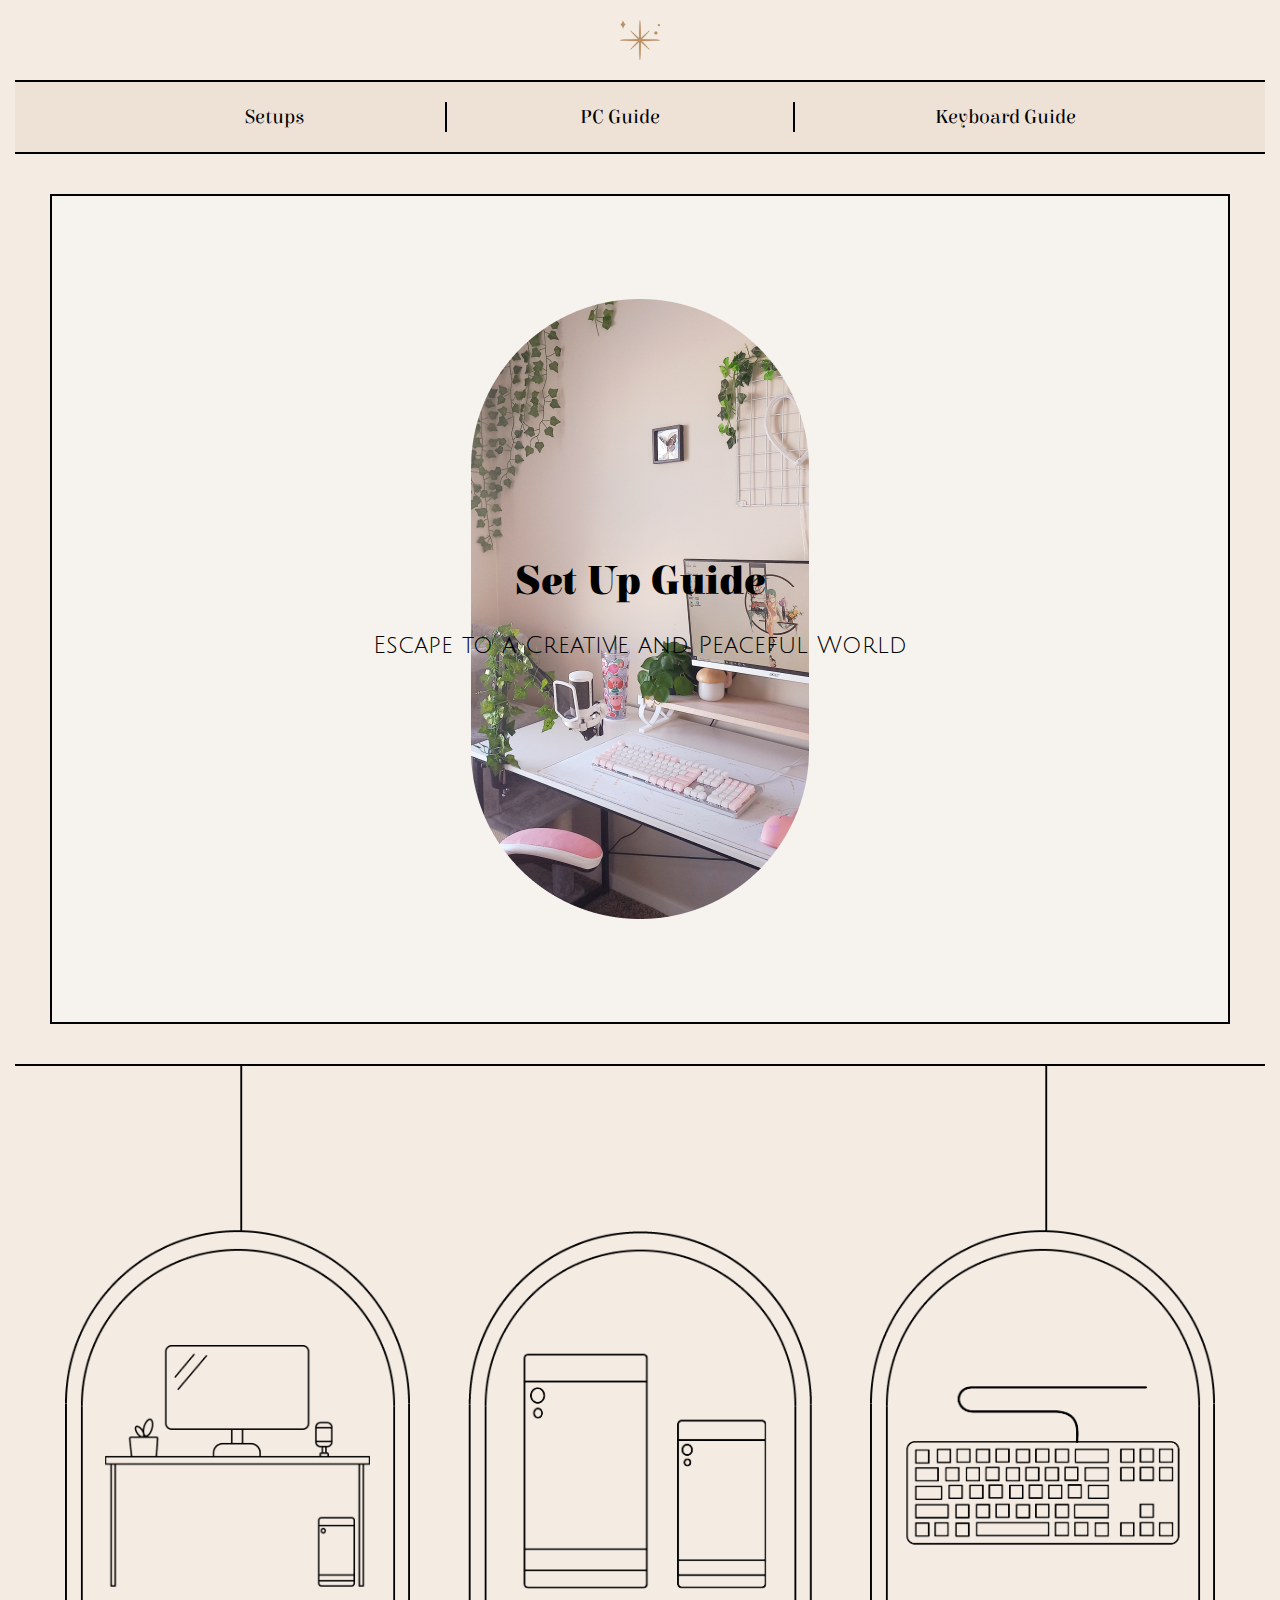
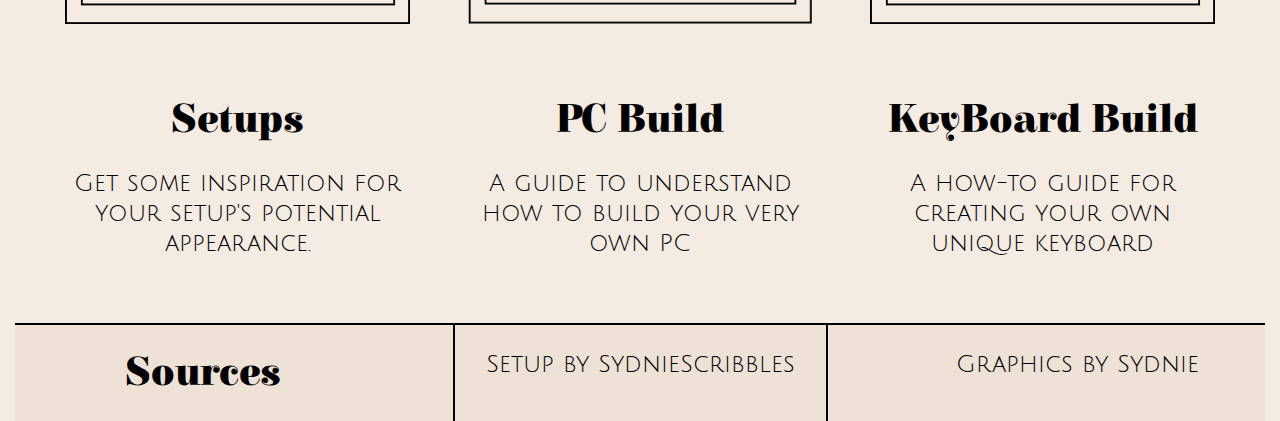
<file: index.html>
<!DOCTYPE html>
<html>

<head>
    <meta charset="utf-8">
    <title>Build a PC</title>
    <link rel="stylesheet" href="css/style.css">
    <link rel="preconnect" href="https://fonts.googleapis.com">
    <link rel="preconnect" href="https://fonts.gstatic.com" crossorigin>
    <link href="https://fonts.googleapis.com/css2?family=Elsie&family=Julius+Sans+One&display=swap" rel="stylesheet">
    <link rel="icon" href="imgs/Sparkle1.png">
    <meta name="viewport" content="width=device-width, initial-scale=1.0, user-scalable=no">
</head>

<body>
    <header>

        <div>
        <div class="figure">
          <!-- <a href="index.html"> -->
          <img class="Sirv image-main" src="imgs/Sparkle2.png">
          <img class="Sirv image-hover" src="imgs/Sparkle1.png">
          </a>
        </div>

        <div class="container wrapper">
            <nav class="primary-nav">
                <ul>
                  <li class="end-nav"><a href="PCSetups.html">Setups</a></li>
                  <li class="middle-nav"><a href="PCGuide.html">PC Guide</a></li>
                  <li class="end-nav"></liclass><a href="KeybaordGuide.html">Keyboard Guide</a></li>
              </ul>
            </nav>
        </div>
    </header>
    <section class="feature">
        <div class="feature-grid container wrapper">
                <div>
                    <h2>Set Up Guide</h2>
                    <p>Escape to a Creative and Peaceful World</p>
                </div>
            </div>
        <div>
            
        </div>
    </section>
    <section class="guides">
        <div class="guides-grid container wrapper">
            <div>
                <img src="imgs/Setup-Vector.png" alt="">
            </div>
            <div>
                <img src="imgs/Pc-Vector.png" alt="">
            </div>
            <div>
                <img src="imgs/Keybaord-Vector.png" alt="">
            </div>
                <div>
                    <a href="PCSetups.html">
                    <h2>Setups</h2>
                </a>
                    <p>Get some inspiration for your setup's potential appearance.</p>
                </div>
                <div>  
                    <a href="PCGuide.html">    
                    <h2>PC Build</h2>
                </a> 
                    <p>
                        A guide to understand how to build your very own PC
                    </p>
                </div> 
                <div>
                    <a href="KeybaordGuide.html">
                    <h2>KeyBoard Build</h2>
                </a>
                    <p>A how-to guide for creating your own unique keyboard</p> 
                </div>
            
        </div>
    </section>
    <footer>
        <div class="footer-grid container">
            <div>
                <h2>Sources</h2>
            </div>
            <div>
                <p><a href="https://www.instagram.com/p/Ck3g3ZCJR-q/?next=%2F">Setup by SydnieScribbles</a>
            </p>
        </div>
            <div>
                <p>Graphics by Sydnie</p>
            </div>
        </div>
    </footer>

</body>

</html>
</file>
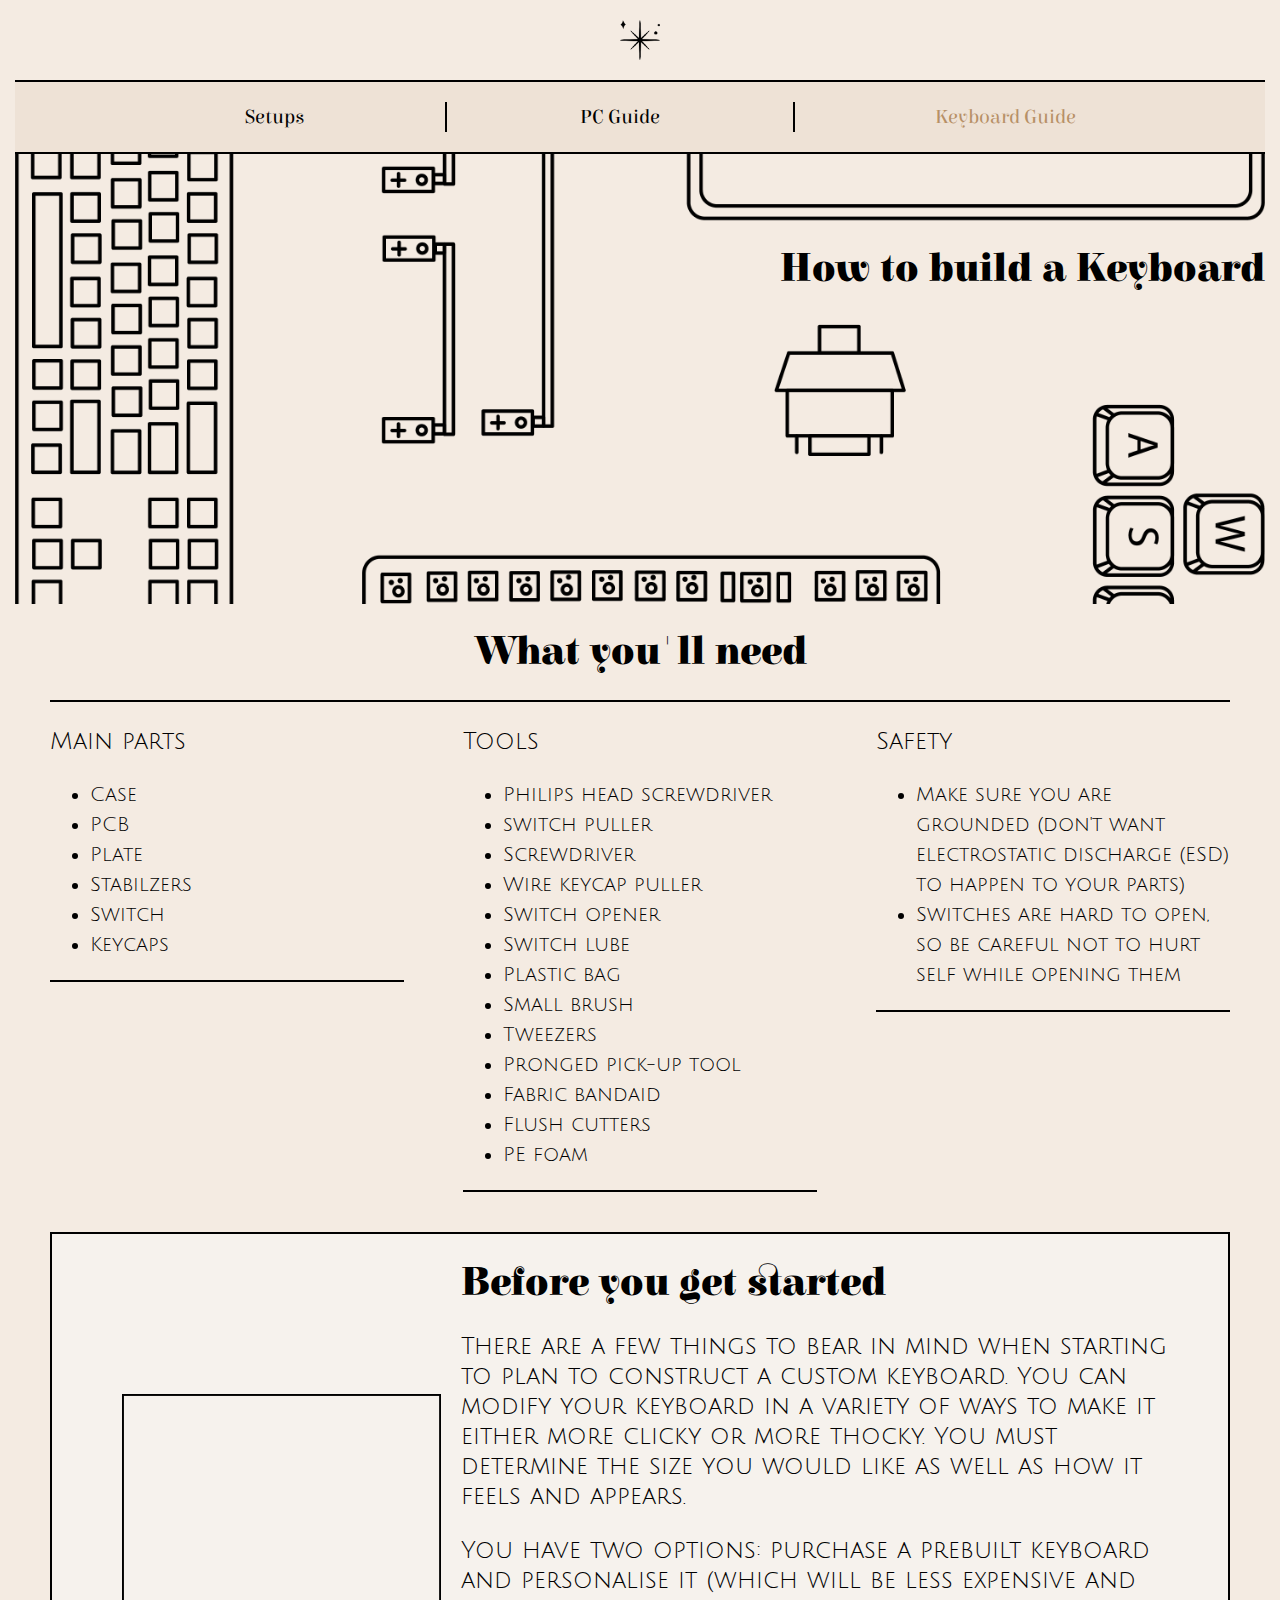
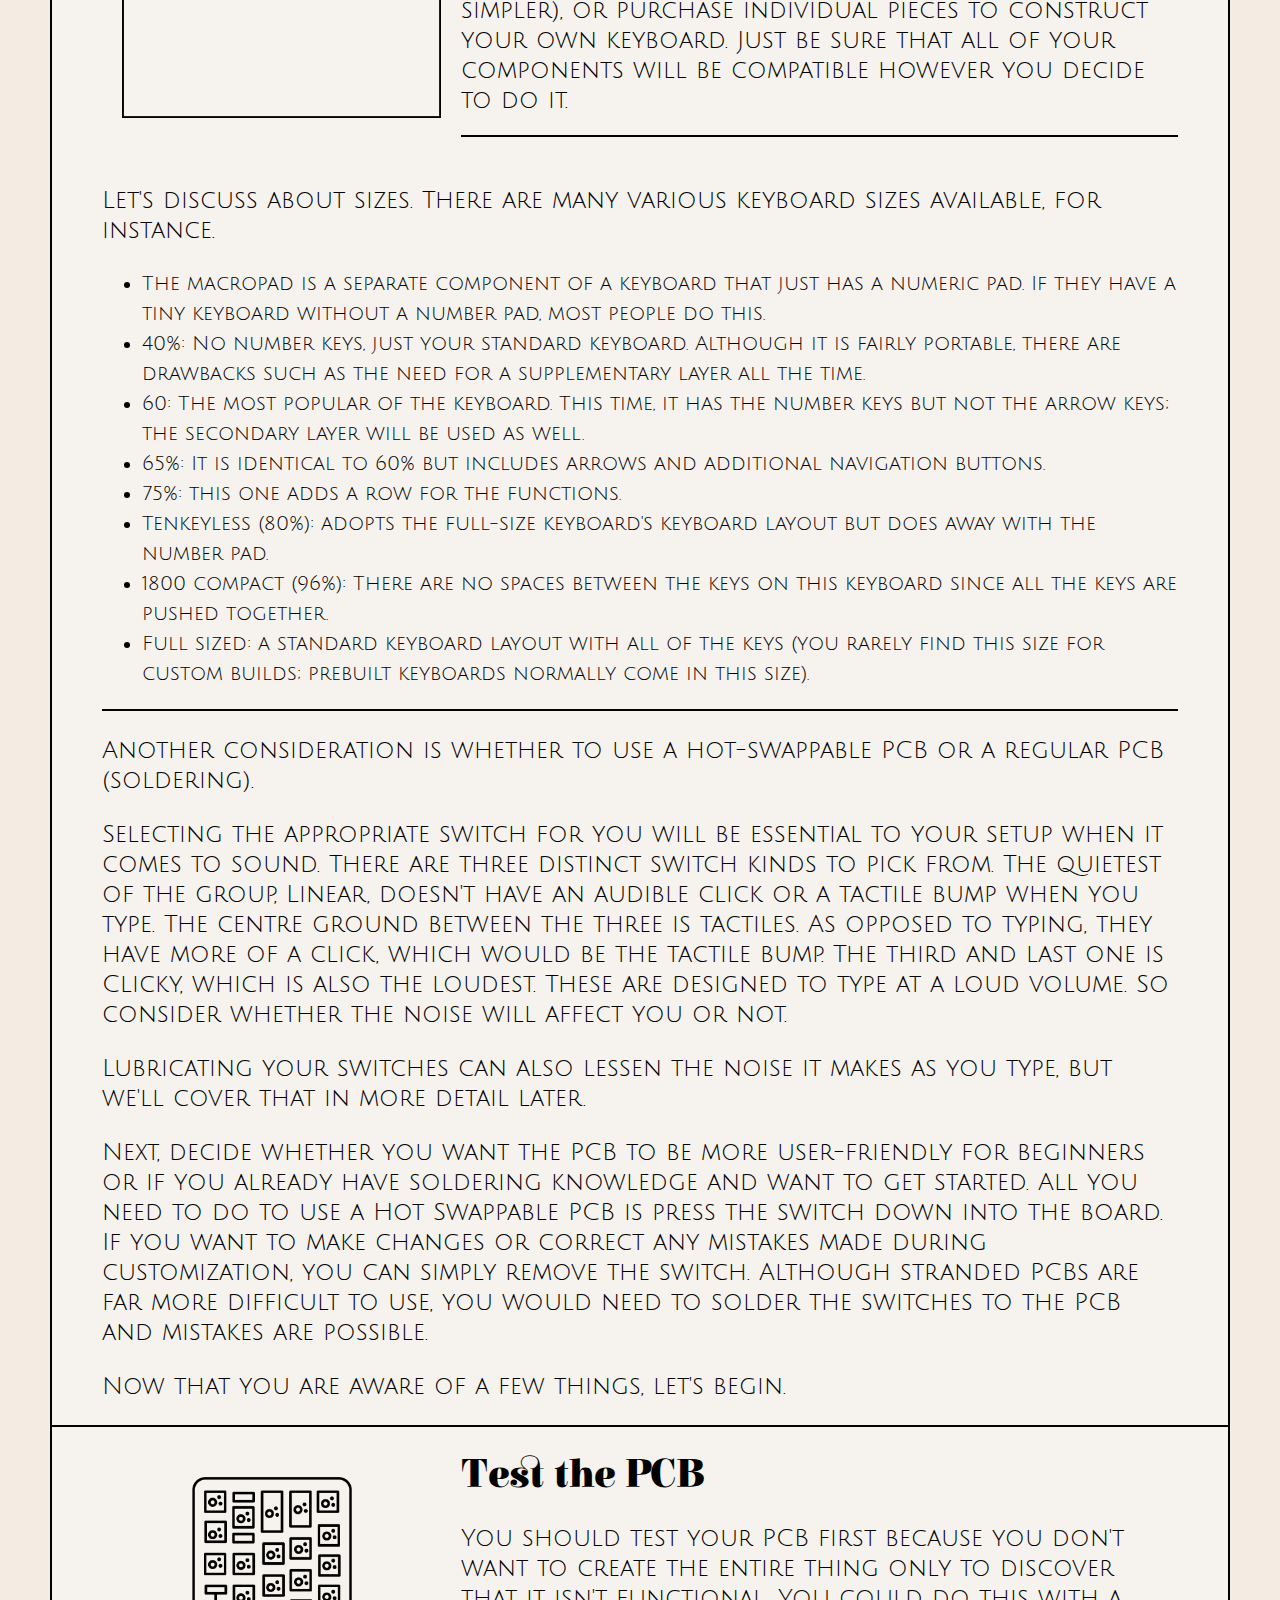
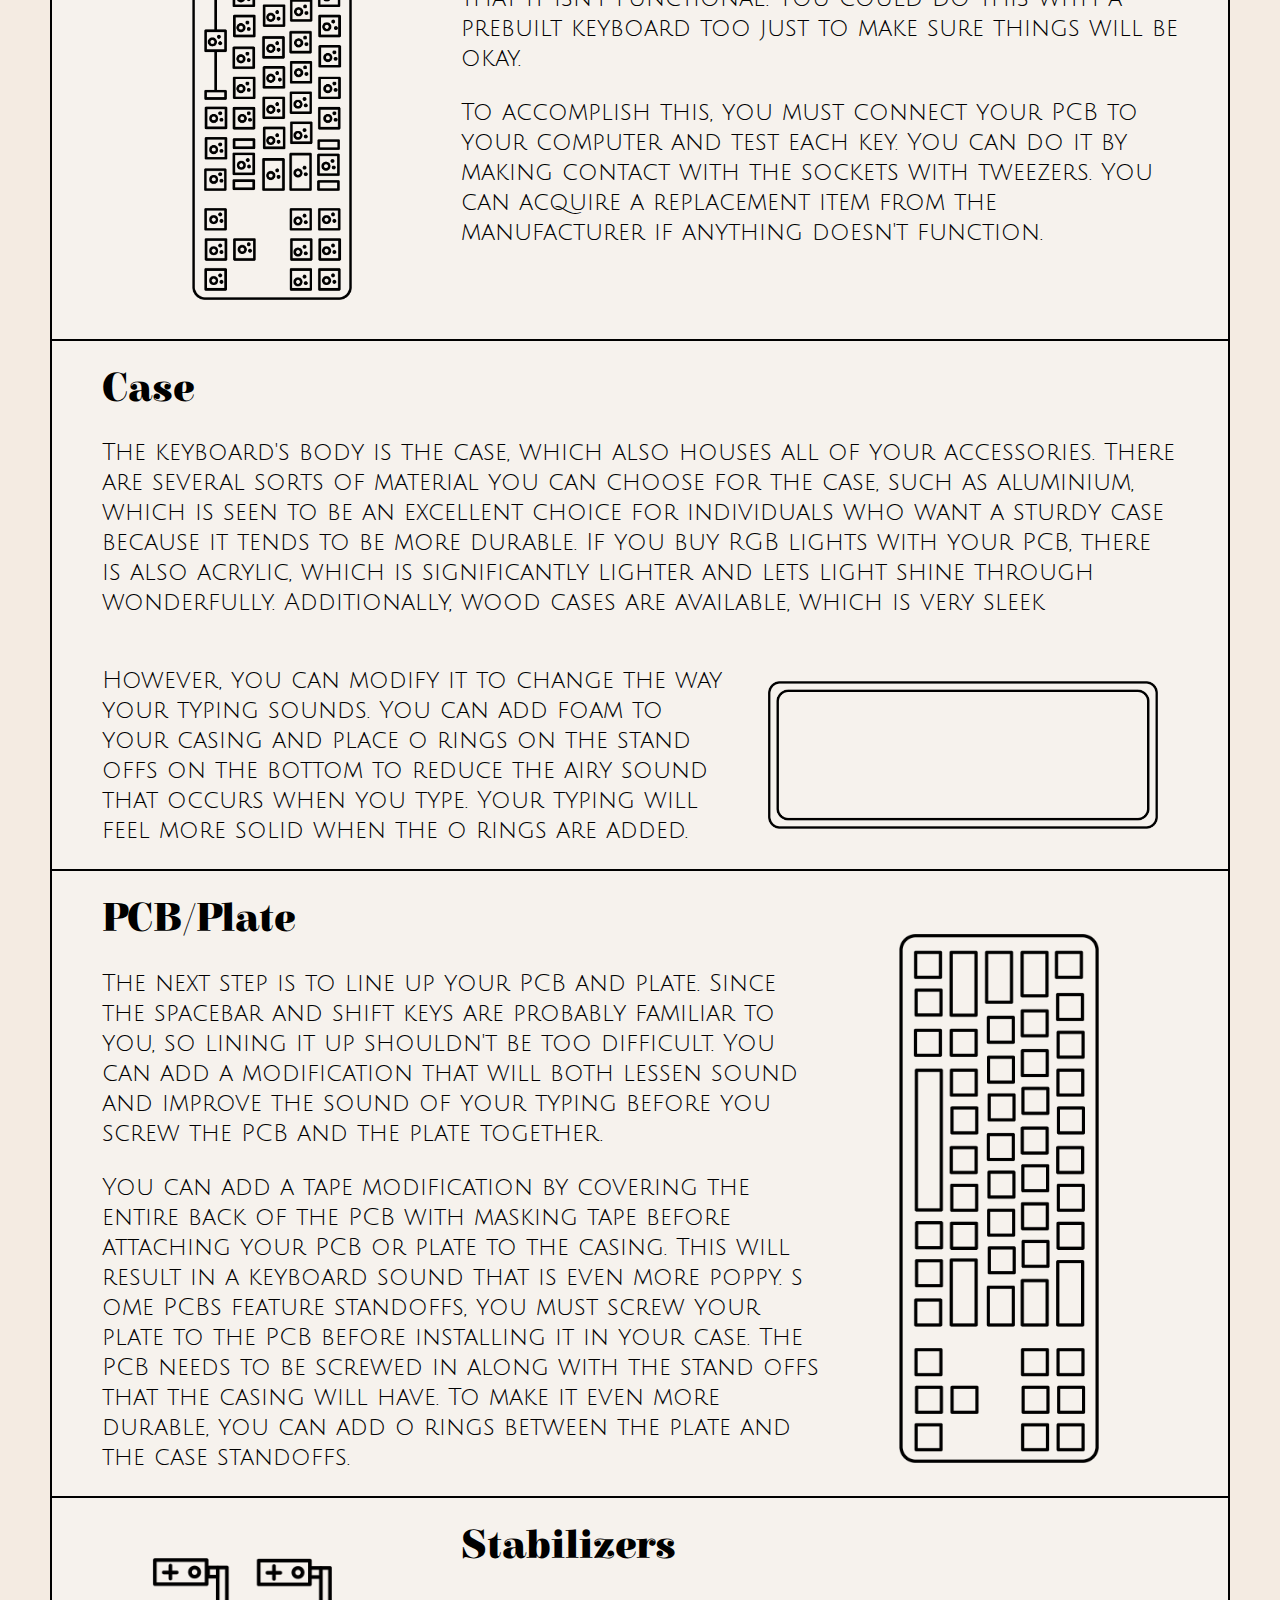
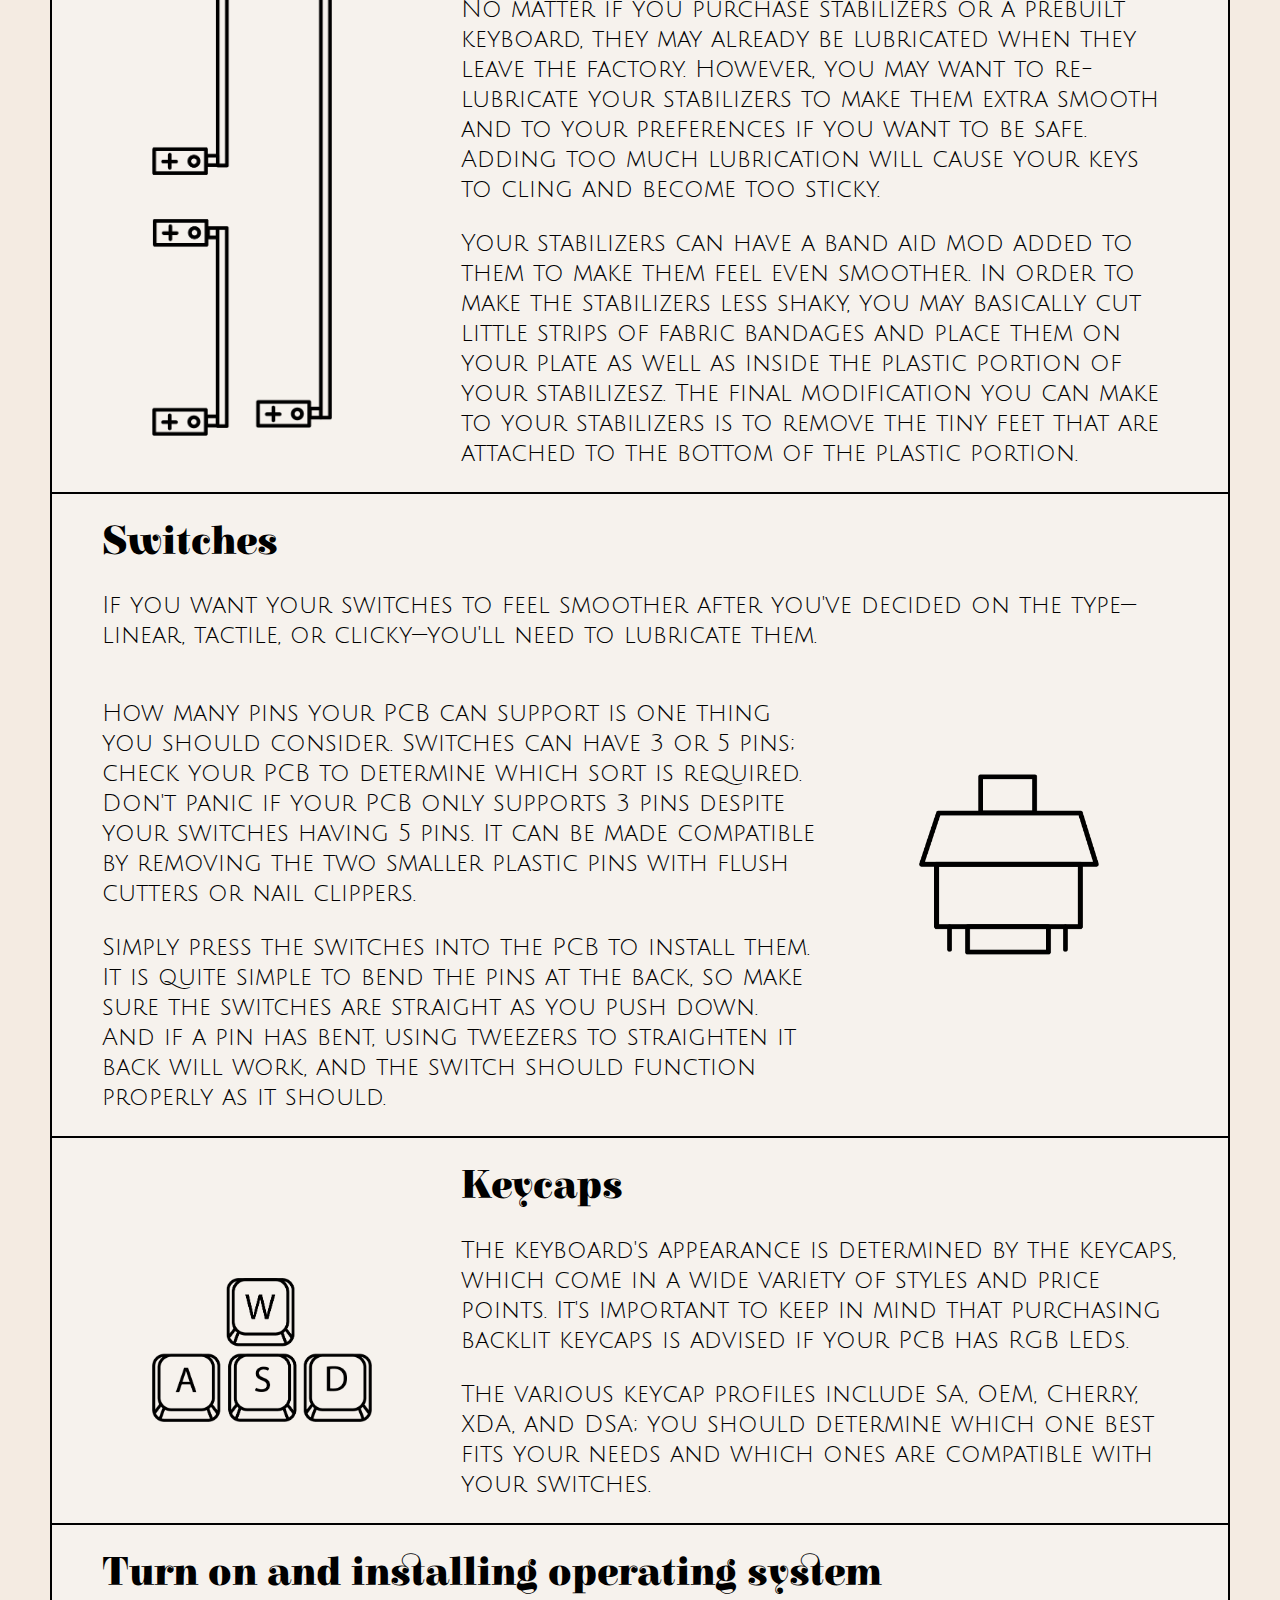
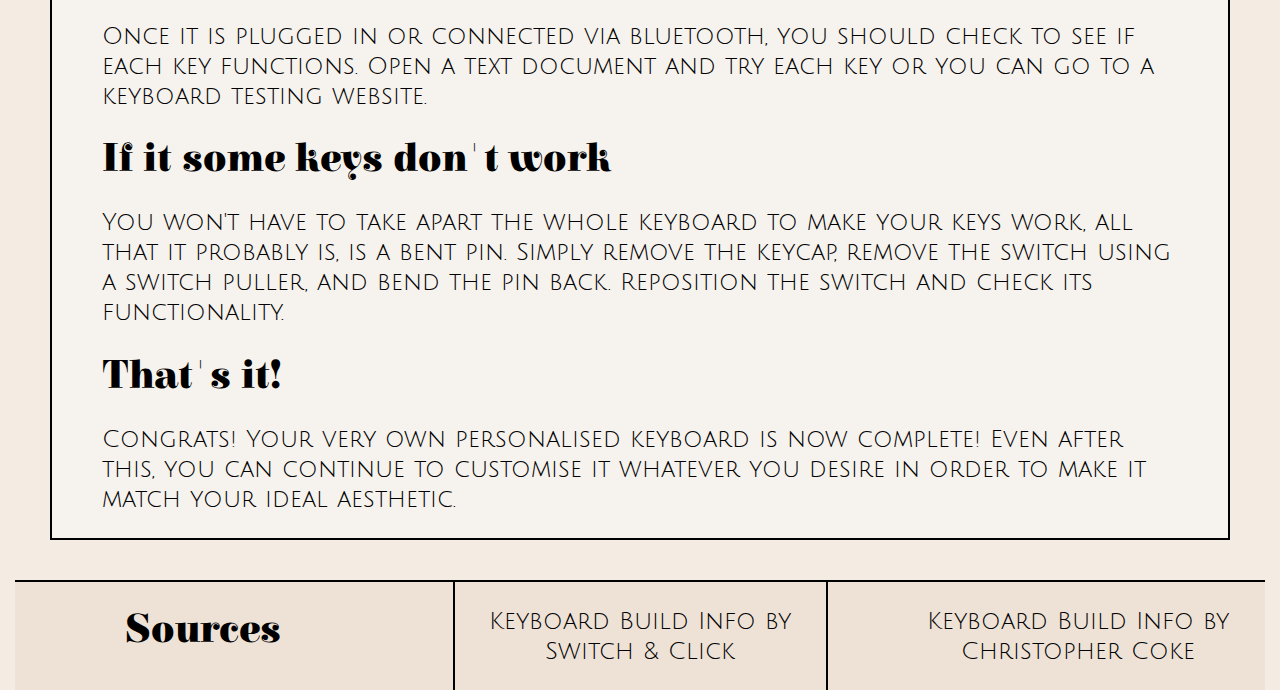
<file: KeybaordGuide.html>
<!DOCTYPE html>
<html>

<head>
    <meta charset="utf-8">
    <title>Build a PC</title>
    <link rel="stylesheet" href="css/keyboard.css">
    <link rel="preconnect" href="https://fonts.googleapis.com">
    <link rel="preconnect" href="https://fonts.gstatic.com" crossorigin>
    <link href="https://fonts.googleapis.com/css2?family=Elsie&family=Julius+Sans+One&display=swap" rel="stylesheet">
    <link rel="icon" href="imgs/Sparkle1.png">
    <meta name="viewport" content="width=device-width, initial-scale=1.0, user-scalable=no">
</head>

<body>
    <header>

<div>
<div class="figure">
  <a href="index.html">
  <img class="Sirv image-main" src="imgs/Sparkle1.png">
  <img class="Sirv image-hover" src="imgs/Sparkle2.png">
  </a>
</div>

        <div class="container wrapper">
            <nav class="primary-nav">
                <ul>
                  <li class="end-nav"><a href="PCSetups.html">Setups</a></li>
                  <li class="middle-nav"><a href="PCGuide.html">PC Guide</a></li>
                  <li class="end-nav"></liclass><a2 href="KeybaordGuide.html">Keyboard Guide</a></li>
              </ul>
            </nav>
        </div>
    </header>

    <section class=" main container content">

        <h2 class="howto">How to build a Keyboard</h2>

    </section>

    <section class="container start">
        <h2>What you'll need</h2>
    </section>

    <section class=" tools container">
           <div>
            <p>Main parts</p> 
            <ul class="points">
                <li>Case</li>
                <li>PCB</li>
                <li>Plate</li>
                <li>Stabilzers</li>
                <li>Switch</li>
                <li>Keycaps</li>
           </ul>
        </div>
        <div>
            <p>Tools</p>
            <ul class="points">
                <li>Philips head screwdriver</li>
                <li>switch puller</li>
                <li>Screwdriver</li>
                <li>Wire keycap puller</li>
                <li>Switch opener</li>
                <li>Switch lube</li>
                <li>Plastic bag</li>
                <li>Small brush</li>
                <li>Tweezers</li>
                <li>Pronged pick-up tool</li>
                <li>Fabric bandaid</li>
                <li>Flush cutters</li>
                <li>PE foam</li>
           </ul>
        </div>
        <div>
            <p>Safety</p> 
            <ul class="points">
                <li>Make sure you are grounded (don't want electrostatic discharge (ESD) to happen to your parts)</li>
                <li>Switches are hard to open, so be careful not to hurt self while opening them</li>
           </ul>
        </div>
    </section>

    <section class="feature">
        <div class="feature-grid container wrapper">
                <img class="boxL" src="imgs/Box.png" alt="">
                 <div>
                    <h2 class="title">Before you get started</h2>
                    <p>There are a few things to bear in mind when starting to plan to construct a custom keyboard. You can modify your keyboard in a variety of ways to make it either more clicky or more thocky. You must determine the size you would like as well as how it feels and appears.
                    </p>
                    <p class="points">
                        You have two options: purchase a prebuilt keyboard and personalise it (which will be less expensive and simpler), or purchase individual pieces to construct your own keyboard. Just be sure that all of your components will be compatible however you decide to do it. 
                    </p>
                </div>
            </div>
        
                <div class="container-border wrapper">
                    <p>
                        Let's discuss about sizes. There are many various keyboard sizes available, for instance.
                    </p>
                    <ul class="points" >
                    <li>The macropad is a separate component of a keyboard that just has a numeric pad. If they have a tiny keyboard without a number pad, most people do this.</li>
                    <li>40%: No number keys, just your standard keyboard. Although it is fairly portable, there are drawbacks such as the need for a supplementary layer all the time.</li>
                    <li>60: The most popular of the keyboard. This time, it has the number keys but not the arrow keys; the secondary layer will be used as well.</li>
                    <li>65%: It is identical to 60% but includes arrows and additional navigation buttons.</li>
                    <li>75%: this one adds a row for the functions.</li>
                    <li>Tenkeyless (80%): adopts the full-size keyboard's keyboard layout but does away with the number pad.</li>
                    <li>1800 compact (96%): There are no spaces between the keys on this keyboard since all the keys are pushed together.</li>
                    <li>Full sized: a standard keyboard layout with all of the keys (you rarely find this size for custom builds; prebuilt keyboards normally come in this size).</li>
                    </ul>
                    <p>
                        Another consideration is whether to use a hot-swappable PCB or a regular PCB (soldering). 
                    </p>
                    <p>
                        Selecting the appropriate switch for you will be essential to your setup when it comes to sound. There are three distinct switch kinds to pick from. The quietest of the group, Linear, doesn't have an audible click or a tactile bump when you type. The centre ground between the three is tactiles. As opposed to typing, they have more of a click, which would be the tactile bump. The third and last one is Clicky, which is also the loudest. These are designed to type at a loud volume. So consider whether the noise will affect you or not.
                    </p>
                    <p>Lubricating your switches can also lessen the noise it makes as you type, but we'll cover that in more detail later. 
                    </p>
                    <p>
                        Next, decide whether you want the PCB to be more user-friendly for beginners or if you already have soldering knowledge and want to get started. All you need to do to use a Hot Swappable PCB is press the switch down into the board. If you want to make changes or correct any mistakes made during customization, you can simply remove the switch. Although stranded PCBs are far more difficult to use, you would need to solder the switches to the PCB and mistakes are possible.
                    </p>
                    <p> 
                        Now that you are aware of a few things, let's begin.
                    </p>
                </div>


                <div class="feature-grid container wrapper title-border">
                    <div>   
                        <img class="boxR " src="imgs/Pcb.png" alt="">
                    </div>
                    <div> 
                        <h2>Test the PCB</h2>
                        <p>
                            You should test your PCB first because you don't want to create the entire thing only to discover that it isn't functional. You could do this with a prebuilt keyboard too just to make sure things will be okay.
                        </p>
                        <p>To accomplish this, you must connect your PCB to your computer and test each key. You can do it by making contact with the sockets with tweezers. You can acquire a replacement item from the manufacturer if anything doesn't function.</p>
                    </div> 
                </div> 

                    <div class="container wrapper title-border">
                        <h2>Case</h2>
                        <p>
                            The keyboard's body is the case, which also houses all of your accessories. There are several sorts of material you can choose for the case, such as aluminium, which is seen to be an excellent choice for individuals who want a sturdy case because it tends to be more durable. If you buy RGB lights with your PCB, there is also acrylic, which is significantly lighter and lets light shine through wonderfully. Additionally, wood cases are available, which is very sleek
                        </p>
                    </div>
                    
                    <div class="feature-grid2 container wrapper">
                        <div>
                            <p>
                                However, you can modify it to change the way your typing sounds. You can add foam to your casing and place o rings on the stand offs on the bottom to reduce the airy sound that occurs when you type. Your typing will feel more solid when the o rings are added.
                            </p>
                            
                        </div>
                        <img class="boxL2" src="imgs/Keyboard-Case.png" alt="">
                    </div>
                        
                        <div class="feature-grid2 container wrapper title-border">
                             <div>
                                <h2>PCB/Plate</h2>
                                <p>
                                    The next step is to line up your PCB and plate. Since the spacebar and shift keys are probably familiar to you, so lining it up shouldn't be too difficult. You can add a modification that will both lessen sound and improve the sound of your typing before you screw the PCB and the plate together.
                                </p>
                                <p>
                                    You can add a tape modification by covering the entire back of the PCB with masking tape before attaching your PCB or plate to the casing. This will result in a keyboard sound that is even more poppy. s ome PCBs feature standoffs, you must screw your plate to the PCB before installing it in your case. The PCB needs to be screwed in along with the stand offs that the casing will have. To make it even more durable, you can add o rings between the plate and the case standoffs.
                                </p>
                            </div>
                            <img class="boxL22" src="imgs/Plate.png" alt="">
                        </div>

                        <div class="feature-grid container wrapper title-border">
                            <div>   
                               <img class="boxR2" src="imgs/Stablizers.png" alt="">
                           </div>
                           <div>
                               <h2>Stabilizers</h2>
                               <p>
                                No matter if you purchase stabilizers or a prebuilt keyboard, they may already be lubricated when they leave the factory. However, you may want to re-lubricate your stabilizers to make them extra smooth and to your preferences if you want to be safe. Adding too much lubrication will cause your keys to cling and become too sticky.
                               </p>
                               <p>
                                Your stabilizers can have a band aid mod added to them to make them feel even smoother. In order to make the stabilizers less shaky, you may basically cut little strips of fabric bandages and place them on your plate as well as inside the plastic portion of your stabilizesz. The final modification you can make to your stabilizers is to remove the tiny feet that are attached to the bottom of the plastic portion.
                               </p>
                           </div> 
                       </div> 


                <div class="container wrapper title-border">
                    <h2>Switches</h2>
                    <p>
                        If you want your switches to feel smoother after you've decided on the type—linear, tactile, or clicky—you'll need to lubricate them.
                    </p>
                </div>
                
                <div class="feature-grid2 container wrapper">
                     <div>
                        <p>
                            How many pins your PCB can support is one thing you should consider. Switches can have 3 or 5 pins; check your PCB to determine which sort is required. Don't panic if your PCB only supports 3 pins despite your switches having 5 pins. It can be made compatible by removing the two smaller plastic pins with flush cutters or nail clippers.
                        </p>
                        <p>
                            Simply press the switches into the PCB to install them. It is quite simple to bend the pins at the back, so make sure the switches are straight as you push down. And if a pin has bent, using tweezers to straighten it back will work, and the switch should function properly as it should.
                        </p>
                    </div>
                    <img class="boxL3" src="imgs/Switch.png" alt="">
                </div>
            </div>

                       
                <div class="feature-grid container wrapper title-border">
                    <div> 
                        <img class="boxR3" src="imgs/Keycaps.png" alt="">
                    </div>
                    <div>  
                       <h2>Keycaps</h2>
                       <p>
                        The keyboard's appearance is determined by the keycaps, which come in a wide variety of styles and price points. It's important to keep in mind that purchasing backlit keycaps is advised if your PCB has RGB LEDs.
                       </p>
                       <p>
                        The various keycap profiles include SA, OEM, Cherry, XDA, and DSA; you should determine which one best fits your needs and which ones are compatible with your switches. 
                       </p>
                   </div> 
               </div> 

            <div class="container wrapper title-border title-border2">
                <h2>Turn on and installing operating system</h2>
                <p>
                    Once it is plugged in or connected via bluetooth, you should check to see if each key functions. Open a text document and try each key or you can go to a keyboard testing website. 
                </p>
                <h2>If it some keys don't work</h2>
                <p>
                    You won't have to take apart the whole keyboard to make your keys work, all that it probably is, is a bent pin. Simply remove the keycap, remove the switch using a switch puller, and bend the pin back. Reposition the switch and check its functionality.
                </p>
                <h2>That's it!</h2>
                <p>
                    Congrats! Your very own personalised keyboard is now complete! Even after this, you can continue to customise it whatever you desire in order to make it match your ideal aesthetic.
                </p>
            </div>
        </div>
    </div>
</section>

        <div class="space"></div>

    <footer>
        <div class="footer-grid container">
            <div>
                <h2>Sources</h2>
            </div>
            <div class="bottom-footer">
                <p><a href="https://switchandclick.com/how-to-build-a-keyboard/">Keyboard Build Info by Switch & Click</a>
                </p>
            </div>
            <div>
                <p><a href="https://www.tomshardware.com/how-to/build-custom-mechanical-keyboard">Keyboard Build Info by Christopher Coke</a>
                </p>
            </div>
        </div>
    </footer>

</body>

</html>
</file>
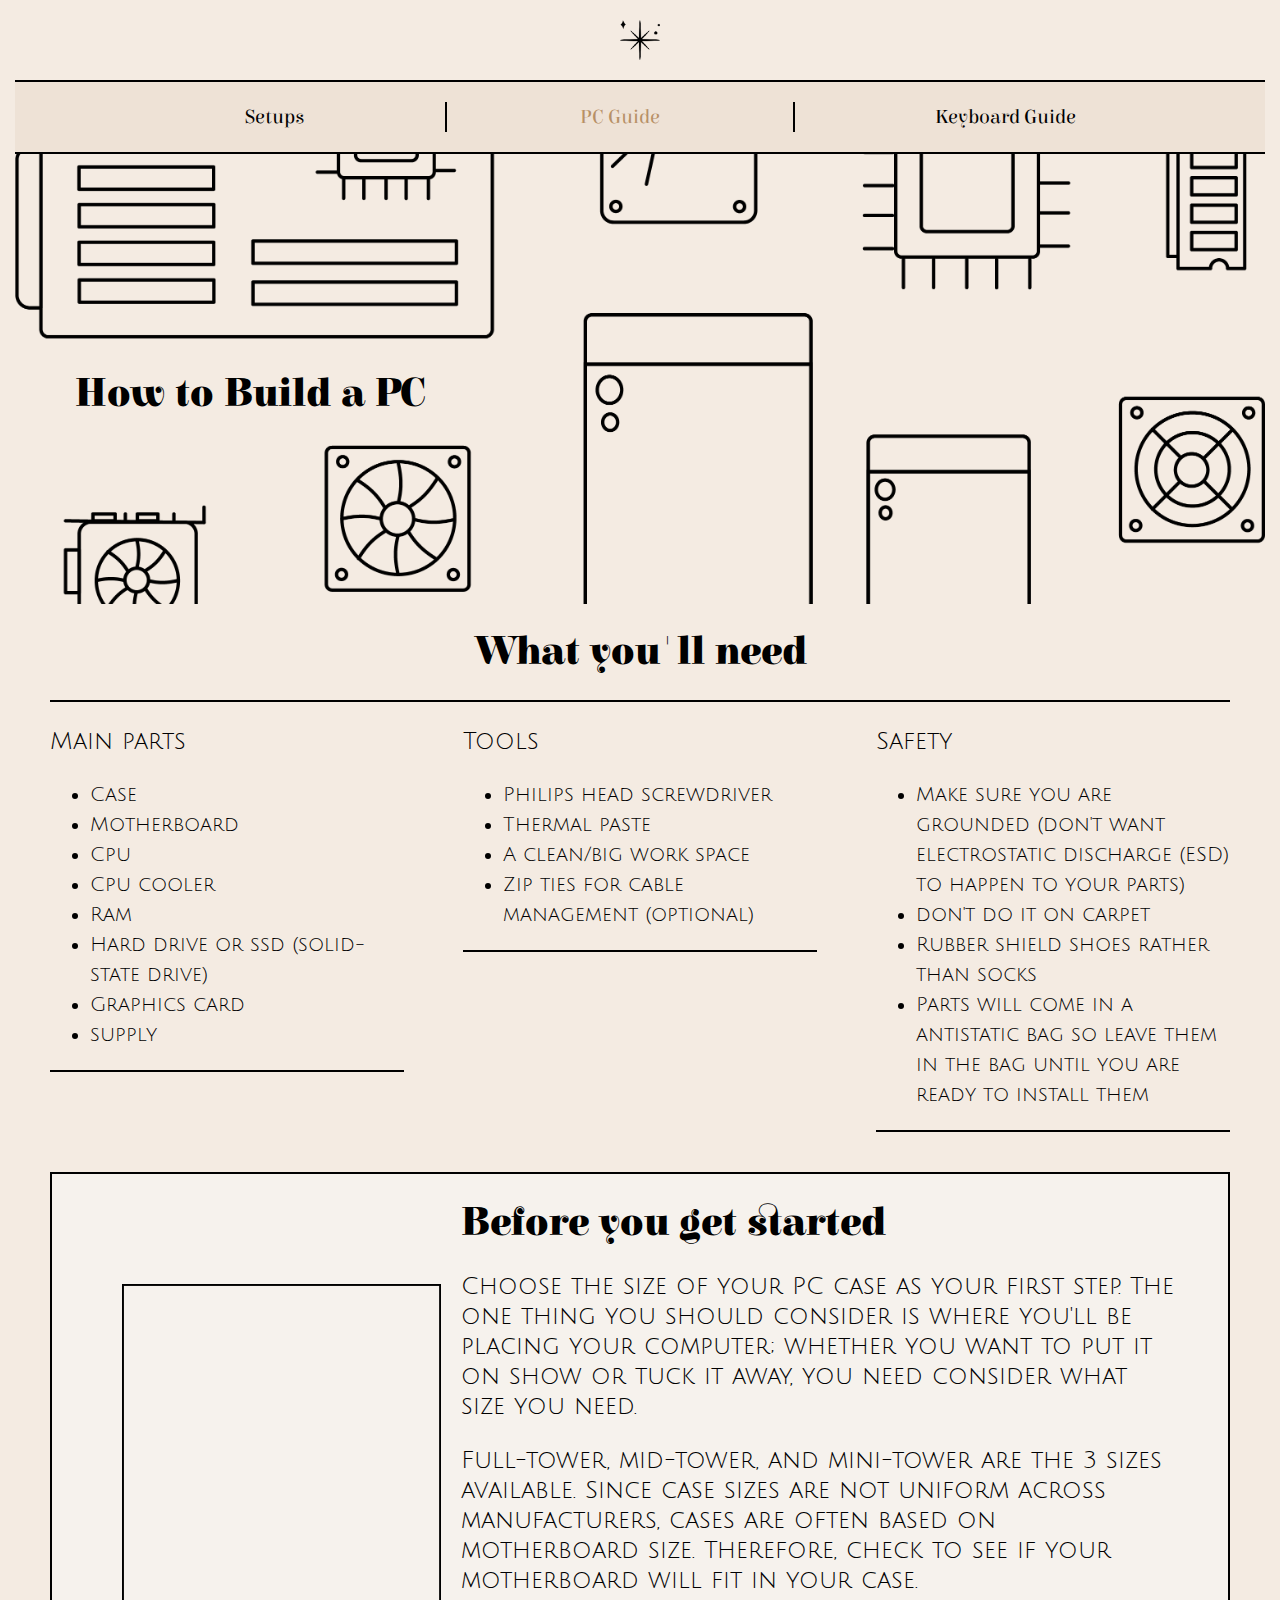
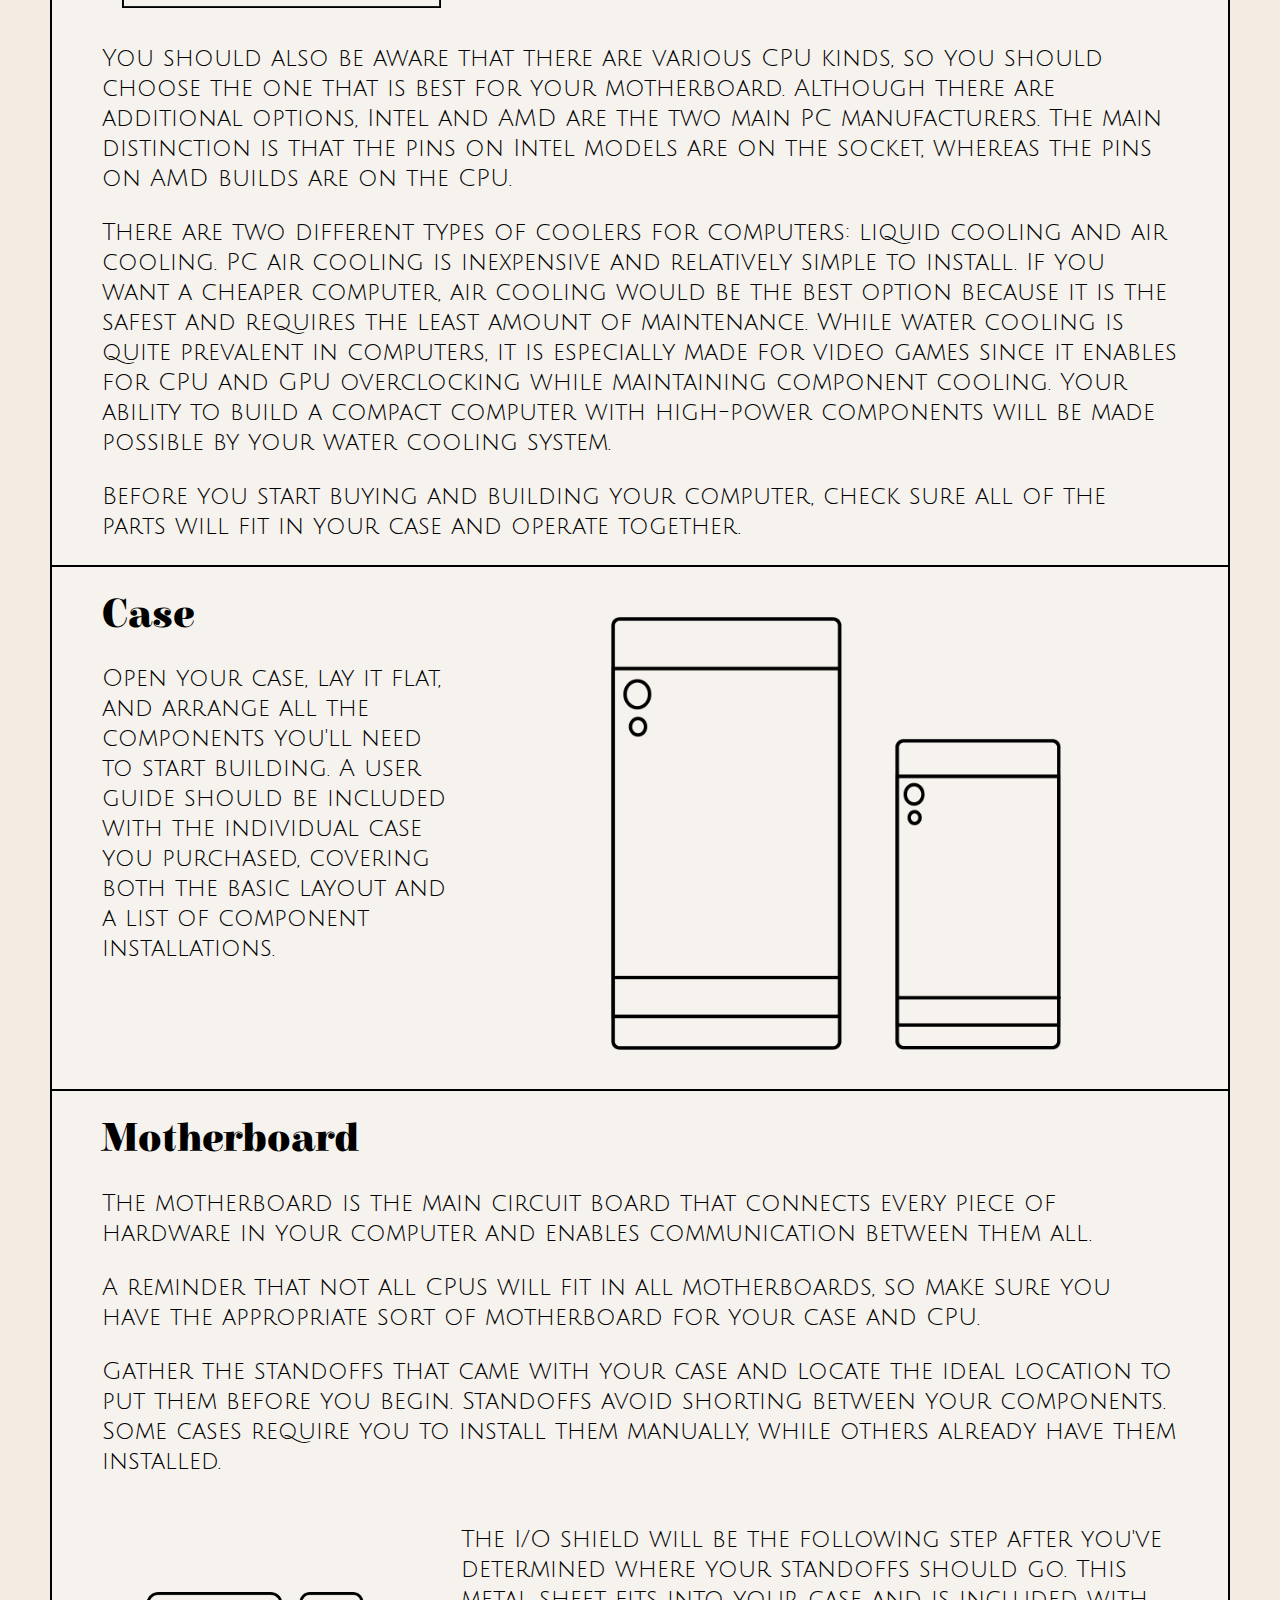
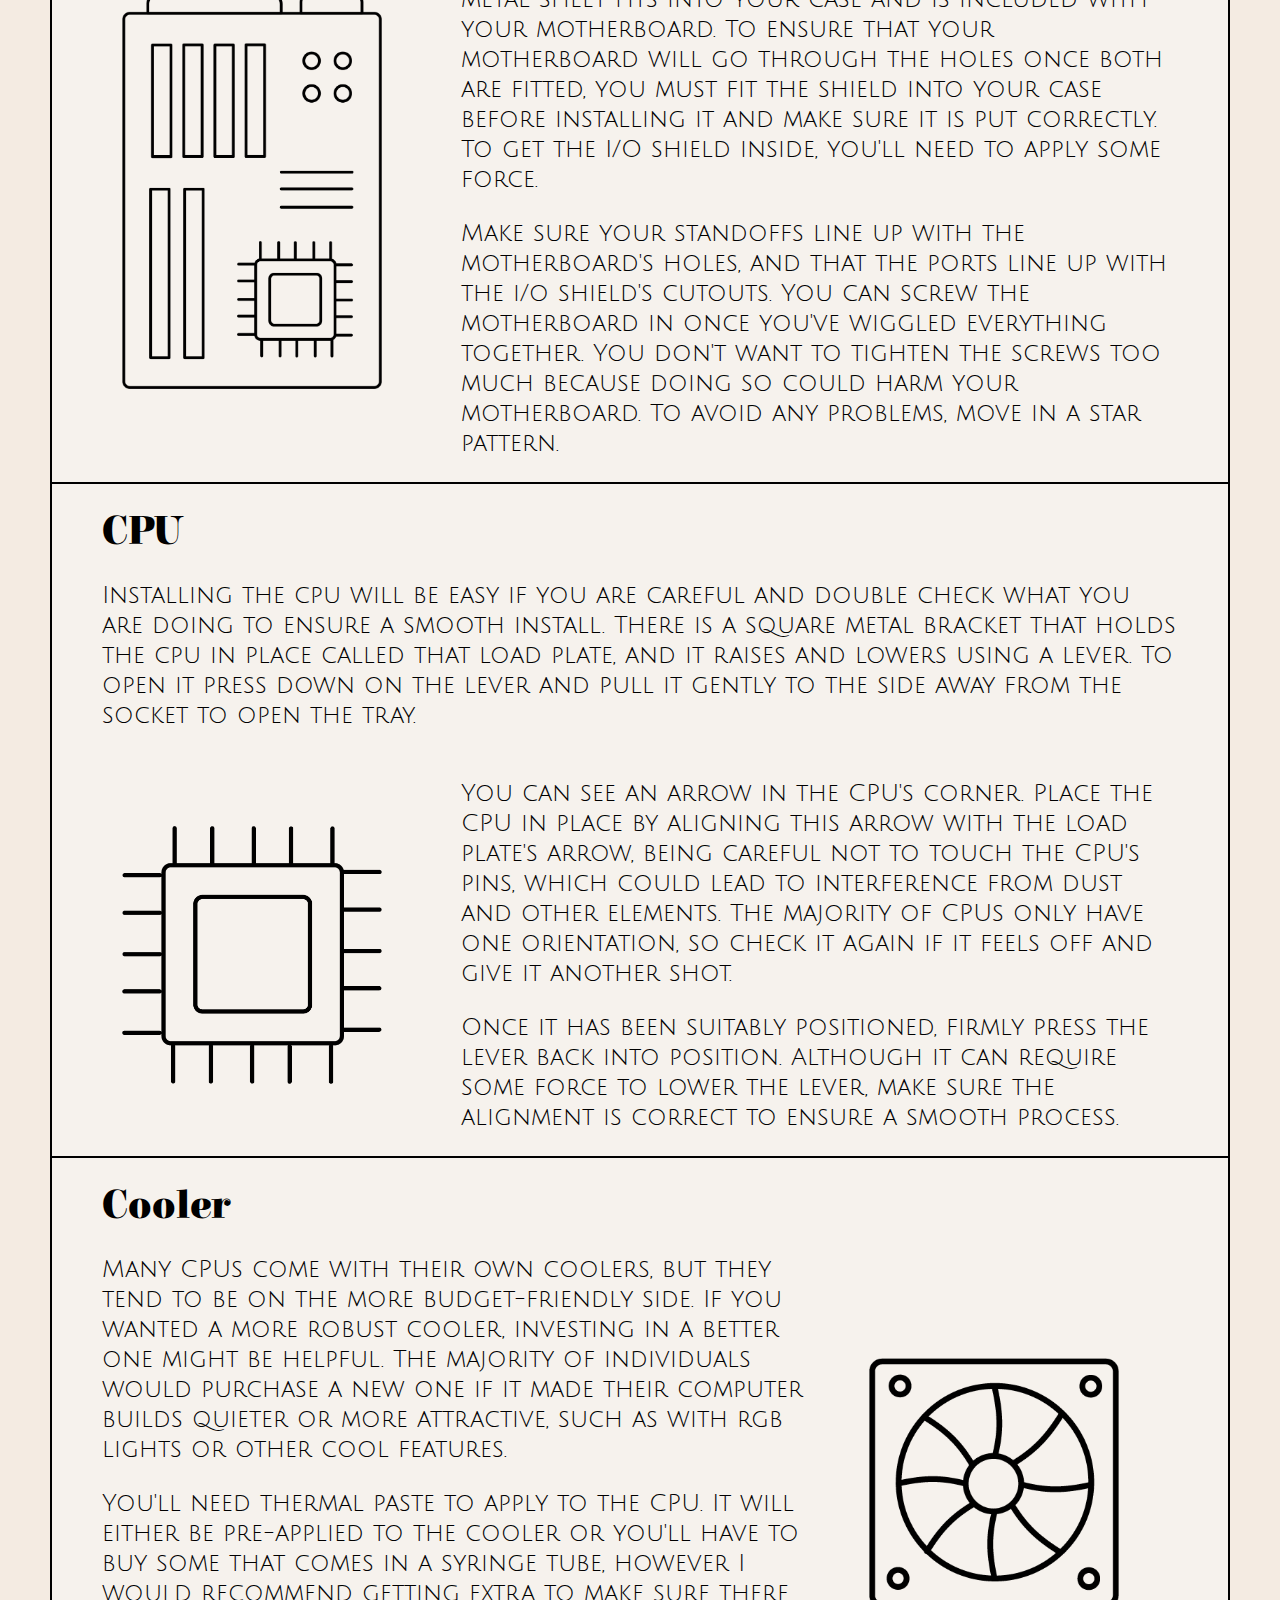
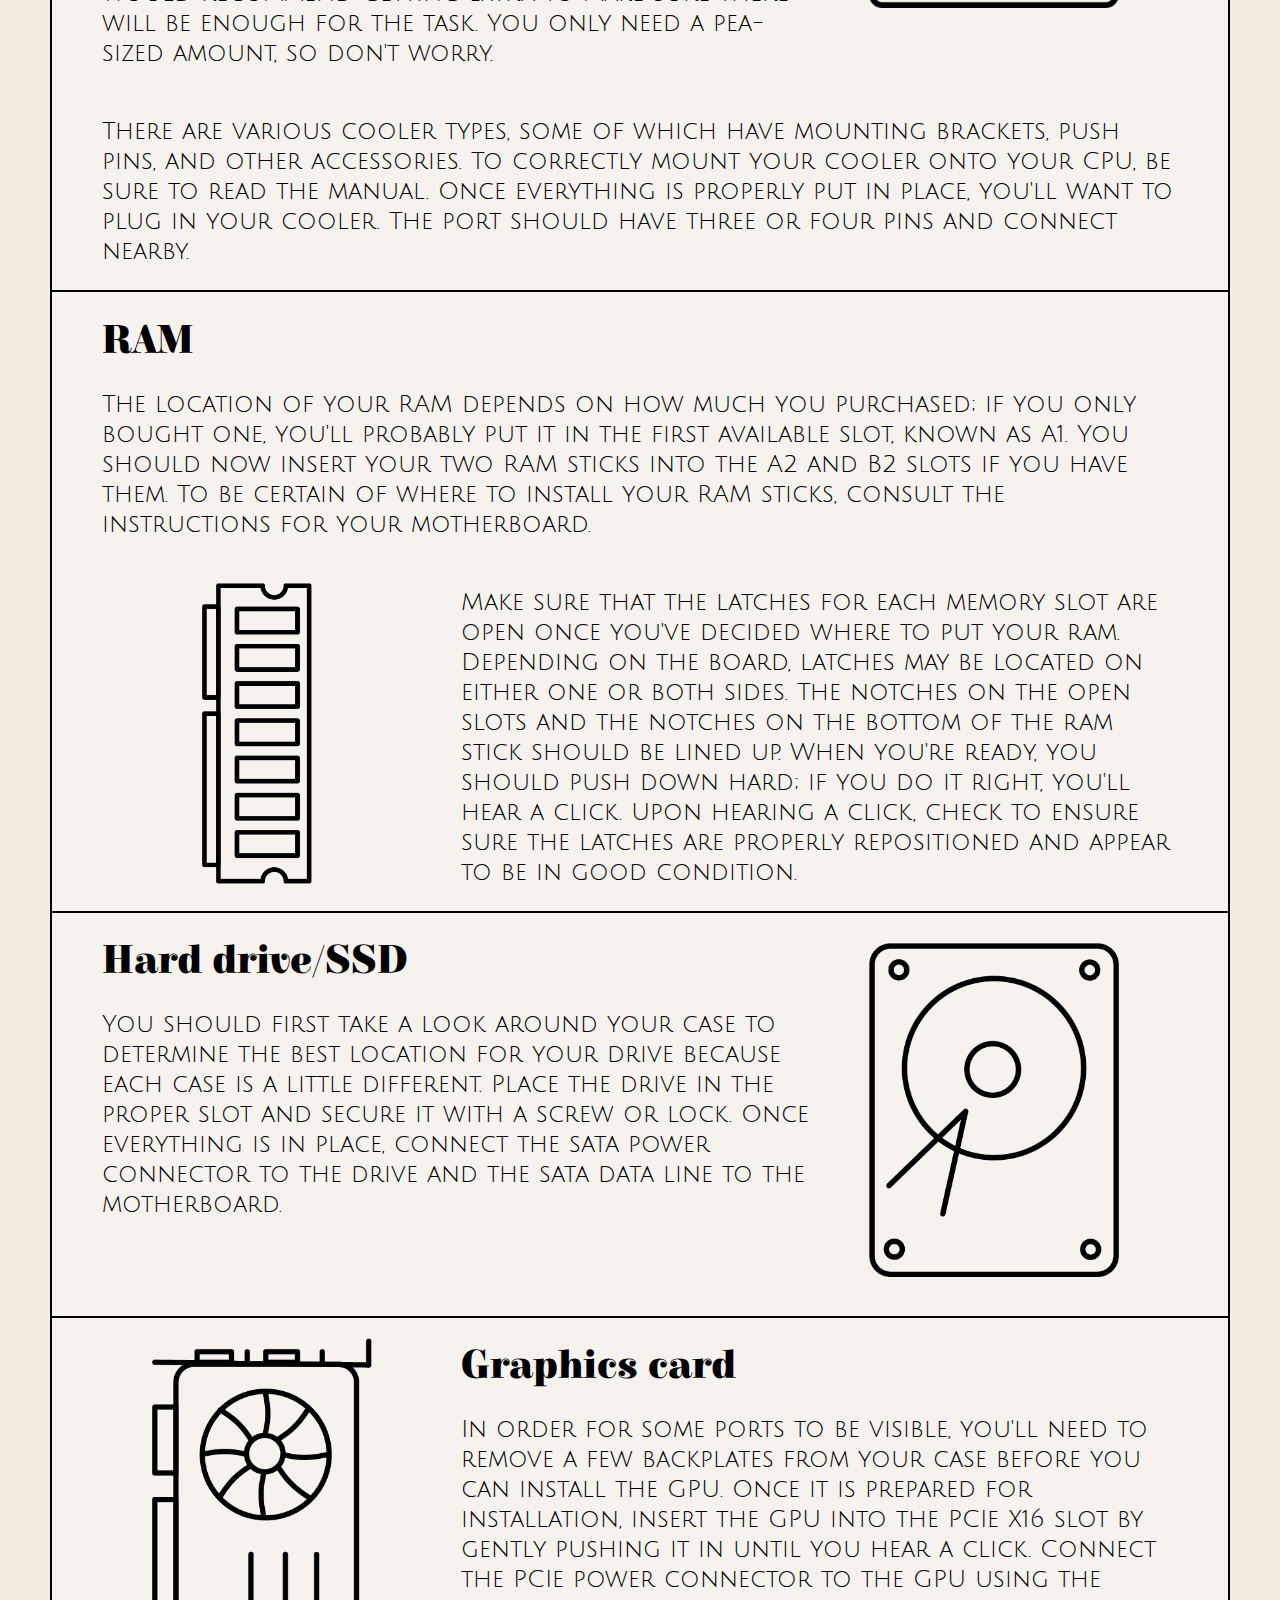
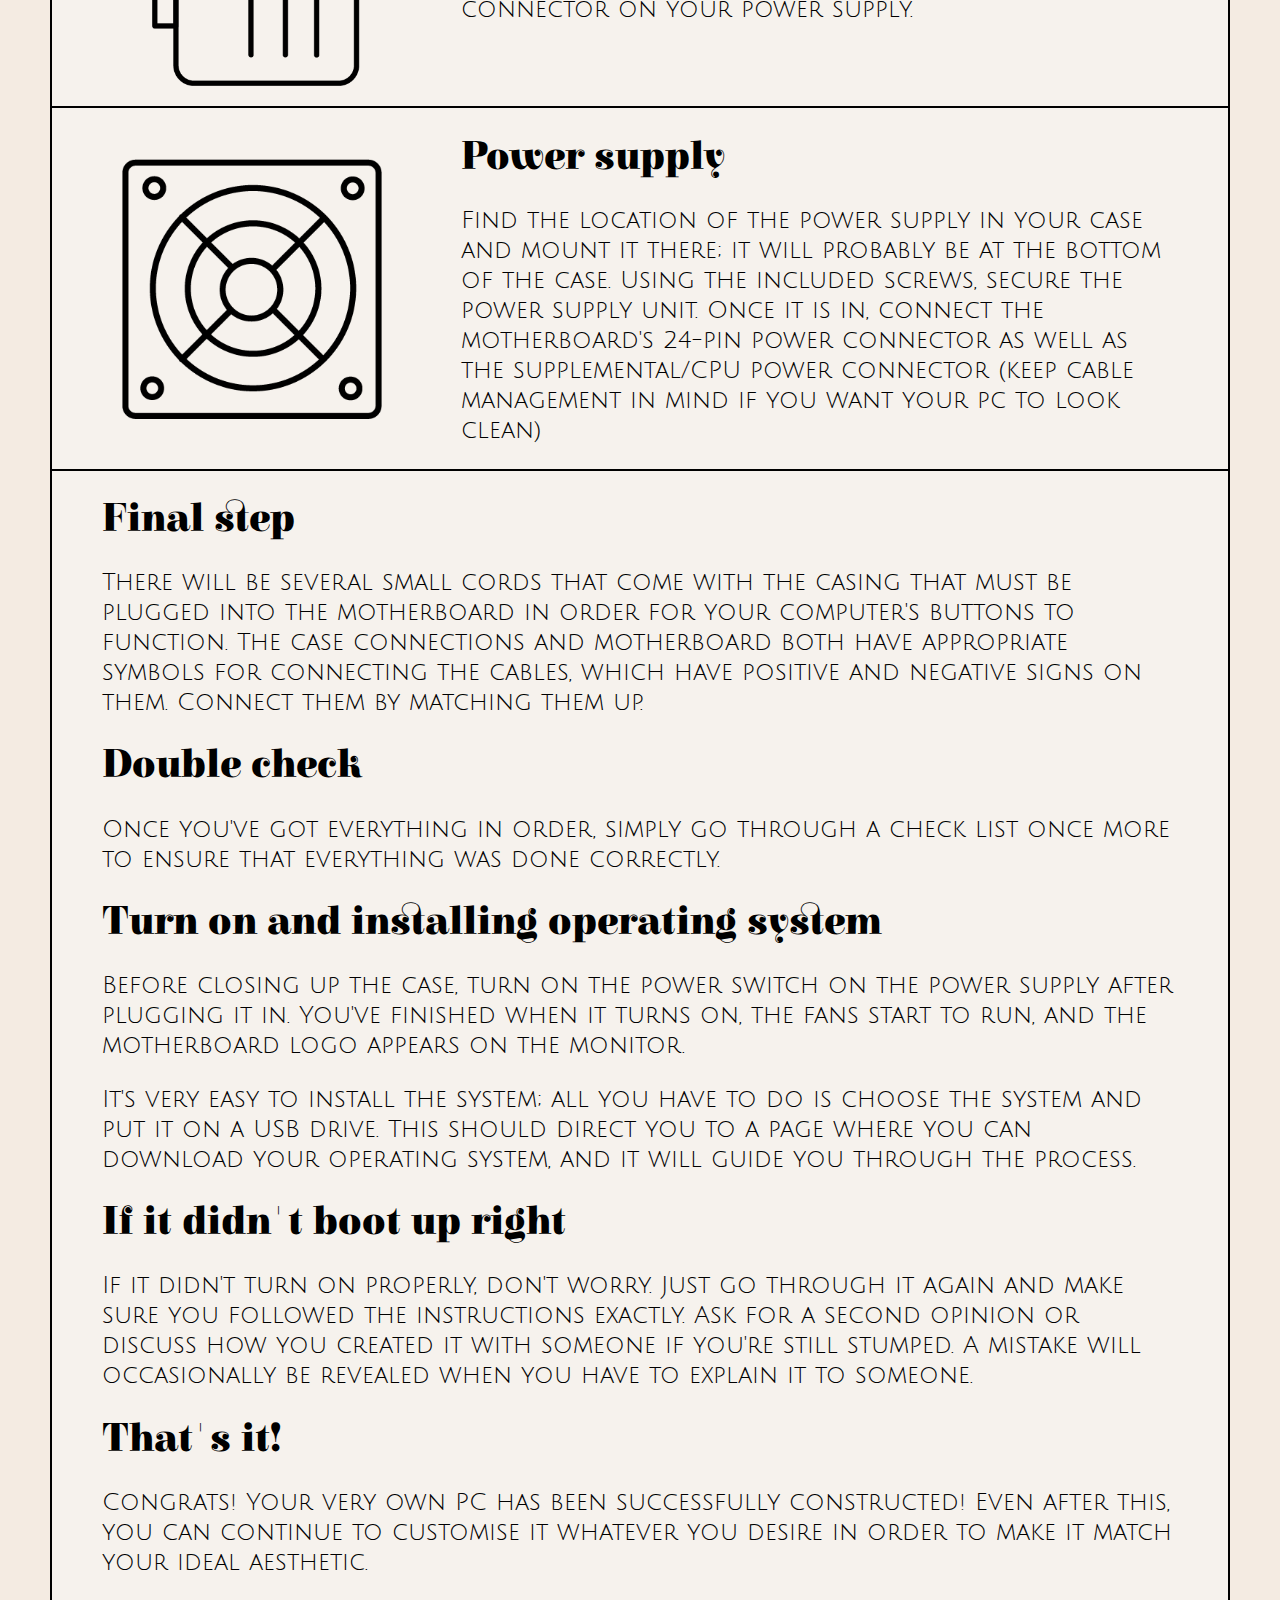
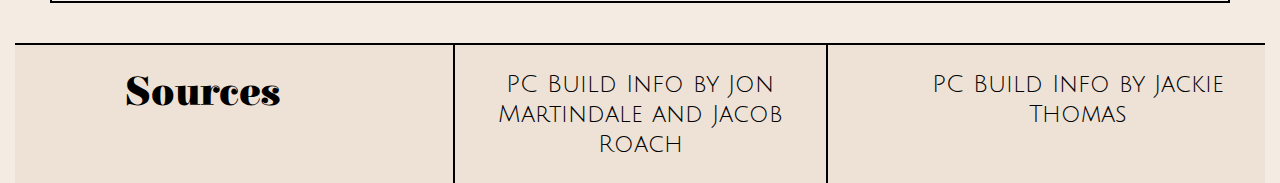
<file: PCGuide.html>
<!DOCTYPE html>
<html>

<head>
    <meta charset="utf-8">
    <title>Build a PC</title>
    <link rel="stylesheet" href="css/pc.css">
    <link rel="preconnect" href="https://fonts.googleapis.com">
    <link rel="preconnect" href="https://fonts.gstatic.com" crossorigin>
    <link href="https://fonts.googleapis.com/css2?family=Elsie&family=Julius+Sans+One&display=swap" rel="stylesheet">
    <link rel="icon" href="../imgs/Sparkle1.png">
</head>

<body>
    <header>

        <div>
        <div class="figure">
          <a href="index.html">
          <img class="Sirv image-main" src="../imgs/Sparkle1.png">
          <img class="Sirv image-hover" src="../imgs/Sparkle2.png">
          </a>
        </div>
        
        <div class="container wrapper">
            <nav class="primary-nav">
                <ul>
                  <li class="end-nav"><a href="PCSetups.html">Setups</a></li>
                  <li class="middle-nav"><a2 href="PCGuide.html">PC Guide</a></li>
                  <li class="end-nav"></liclass><a href="KeybaordGuide.html">Keyboard Guide</a></li>
              </ul>
            </nav>
        </div>
    </header>

    <section class=" main container content">
        <div class="howto">
        <h2>How to Build a PC</h2>
        </div>
    </section>

    <section class="container start">
        <h2>What you'll need</h2>
    </section>

    <section class=" tools container">
           <div>
            <p>Main parts</p> 
            <ul class="points">
                <li>Case</li>
                <li>Motherboard</li>
                <li>Cpu</li>
                <li>Cpu cooler</li>
                <li>Ram</li>
                <li>Hard drive or ssd (solid-state drive)</li>
                <li>Graphics card</li>
                <li>supply</li> 
           </ul>
        </div>
        <div>
            <p>Tools</p>
            <ul class="points">
                <li>Philips head screwdriver</li>
                <li>Thermal paste</li>
                <li>A clean/big work space</li>
                <li>Zip ties for cable management (optional)</li>
           </ul>
        </div>
        <div>
            <p>Safety</p> 
            <ul class="points">
                <li> Make sure you are grounded (don't want electrostatic discharge (ESD) to happen to your parts)</li>
                <li>don't do it on carpet</li>
                <li>Rubber shield shoes rather than socks</li>
                <li> Parts will come in a antistatic bag so leave them in the bag until you are ready to install them</li>
           </ul>
        </div>
    </section>

    <section class="feature">
        <div class="feature-grid container wrapper">
                <img class="boxL" src="imgs/Box.png" alt="">
                 <div>
                    <h2>Before you get started</h2>
                    <p>Choose the size of your PC case as your first step. The one thing you should consider is where you'll be placing your computer; whether you want to put it on show or tuck it away, you need consider what size you need.
                    </p>
                    <p>
                        Full-tower, mid-tower, and mini-tower are the 3 sizes available. Since case sizes are not uniform across manufacturers, cases are often based on motherboard size. Therefore, check to see if your motherboard will fit in your case.
                    </p>
                </div>
            </div>
        
                <div class="container-border wrapper">
                    <p>
                        You should also be aware that there are various CPU kinds, so you should choose the one that is best for your motherboard. Although there are additional options, Intel and AMD are the two main PC manufacturers. The main distinction is that the pins on Intel models are on the socket, whereas the pins on AMD builds are on the CPU.
                    </p>
                    <p>
                        There are two different types of coolers for computers: liquid cooling and air cooling. PC air cooling is inexpensive and relatively simple to install. If you want a cheaper computer, air cooling would be the best option because it is the safest and requires the least amount of maintenance. While water cooling is quite prevalent in computers, it is especially made for video games since it enables for CPU and GPU overclocking while maintaining component cooling. Your ability to build a compact computer with high-power components will be made possible by your water cooling system.
                    </p>
                    <p>
                        Before you start buying and building your computer, check sure all of the parts will fit in your case and operate together.
                    </p>
                </div>


                <div class="feature-grid container wrapper title-border">
                     <div>
                        <h2>Case</h2>
                        <p>Open your case, lay it flat, and arrange all the components you'll need to start building. A user guide should be included with the individual case you purchased, covering both the basic layout and a list of component installations.
                        </p>
                    </div> 
                    <div>   
                        <img class="boxR" src="imgs/Case.png" alt="">
                    </div>
                </div> 

                    <div class="container wrapper title-border">
                        <h2>Motherboard</h2>
                        <p>
                            The motherboard is the main circuit board that connects every piece of hardware in your computer and enables communication between them all.
                        </p>
                        <p>
                            A reminder that not all CPUs will fit in all motherboards, so make sure you have the appropriate sort of motherboard for your case and CPU.
                        </p>
                        <p>
                            Gather the standoffs that came with your case and locate the ideal location to put them before you begin. Standoffs avoid shorting between your components. Some cases require you to install them manually, while others already have them installed.
                        </p>
                    </div>
                    
                    <div class="feature-grid container wrapper">
                        <img class="boxL2" src="imgs/Motherboard.png" alt="">
                        <div>
                            <p>
                                The I/O shield will be the following step after you've determined where your standoffs should go. This metal sheet fits into your case and is included with your motherboard. To ensure that your motherboard will go through the holes once both are fitted, you must fit the shield into your case before installing it and make sure it is put correctly. To get the I/O shield inside, you'll need to apply some force.
                            </p>
                            <p>
                                Make sure your standoffs line up with the motherboard's holes, and that the ports line up with the i/o shield's cutouts. You can screw the motherboard in once you've wiggled everything together. You don't want to tighten the screws too much because doing so could harm your motherboard. To avoid any problems, move in a star pattern.</p>
                        </div>
                    </div>

                        <div class="container wrapper title-border">
                            <h2>CPU</h2>
                            <p>
                                Installing the cpu will be easy if you are careful and double check what you are doing to ensure a smooth install. There is a square metal bracket that holds the cpu in place called that load plate, and it raises and lowers using a lever. To open it press down on the lever and pull it gently to the side away from the socket to open the tray. 
                            </p>
                        </div>
                        
                        <div class="feature-grid container wrapper">
                            <img class="boxL2" src="imgs/Cpu.png" alt="">
                             <div>
                                <p>
                                    You can see an arrow in the CPU's corner. Place the CPU in place by aligning this arrow with the load plate's arrow, being careful not to touch the CPU's pins, which could lead to interference from dust and other elements. The majority of CPUs only have one orientation, so check it again if it feels off and give it another shot.
                                </p>
                                <p>
                                    Once it has been suitably positioned, firmly press the lever back into position. Although it can require some force to lower the lever, make sure the alignment is correct to ensure a smooth process.
                                </p>
                            </div>
                        </div>

                        <div class="feature-grid2 container wrapper title-border">
                            <div>
                               <h2>Cooler</h2>
                               <p>
                                Many CPUs come with their own coolers, but they tend to be on the more budget-friendly side. If you wanted a more robust cooler, investing in a better one might be helpful. The majority of individuals would purchase a new one if it made their computer builds quieter or more attractive, such as with rgb lights or other cool features.
                               </p>
                               <p>
                                You'll need thermal paste to apply to the CPU. It will either be pre-applied to the cooler or you'll have to buy some that comes in a syringe tube, however I would recommend getting extra to make sure there will be enough for the task. You only need a pea-sized amount, so don't worry.
                               </p>
                           </div> 
                           <div>   
                               <img class="boxR2" src="imgs/Cooler.png" alt="">
                           </div>
                       </div> 

                       <div class="container wrapper">
                        <p>
                            There are various cooler types, some of which have mounting brackets, push pins, and other accessories. To correctly mount your cooler onto your CPU, be sure to read the manual. Once everything is properly put in place, you'll want to plug in your cooler. The port should have three or four pins and connect nearby.
                        </p>
                    </div>
                </div>

                <div class="container wrapper title-border">
                    <h2>RAM</h2>
                    <p>
                        The location of your RAM depends on how much you purchased; if you only bought one, you'll probably put it in the first available slot, known as A1. You should now insert your two RAM sticks into the A2 and B2 slots if you have them. To be certain of where to install your RAM sticks, consult the instructions for your motherboard.
                    </p>
                </div>
                
                <div class="feature-grid container wrapper">
                    <img class="boxL3" src="imgs/Ram.png" alt="">
                     <div>
                        <p>
                            Make sure that the latches for each memory slot are open once you've decided where to put your ram. Depending on the board, latches may be located on either one or both sides. The notches on the open slots and the notches on the bottom of the ram stick should be lined up. When you're ready, you should push down hard; if you do it right, you'll hear a click. Upon hearing a click, check to ensure sure the latches are properly repositioned and appear to be in good condition.
                        </p>
                    </div>
                </div>
                       
                <div class="feature-grid2 container wrapper title-border">
                    <div>
                       <h2>Hard drive/SSD</h2>
                       <p>
                        You should first take a look around your case to determine the best location for your drive because each case is a little different. Place the drive in the proper slot and secure it with a screw or lock. Once everything is in place, connect the sata power connector to the drive and the sata data line to the motherboard.
                       </p>
                   </div> 
                   <div>   
                       <img class="boxR3" src="imgs/Storage.png" alt="">
                   </div>
               </div> 

               <div class="feature-grid container wrapper title-border">
                <img class="boxL4" src="imgs/Grahics-Card.png" alt="">
                 <div>
                    <h2>Graphics card</h2>
                    <p>
                        In order for some ports to be visible, you'll need to remove a few backplates from your case before you can install the GPU. Once it is prepared for installation, insert the GPU into the PCIe X16 slot by gently pushing it in until you hear a click. Connect the PCIe power connector to the GPU using the connector on your power supply.
                    </p>
                </div>
            </div>

            <div class="feature-grid container wrapper title-border">
                <img class="boxL2" src="imgs/Power-Supply.png" alt="">
                 <div>
                    <h2>Power supply</h2>
                    <p>
                        Find the location of the power supply in your case and mount it there; it will probably be at the bottom of the case. Using the included screws, secure the power supply unit. Once it is in, connect the motherboard's 24-pin power connector as well as the supplemental/CPU power connector (keep cable management in mind if you want your pc to look clean)
                    </p>
                </div>
            </div>

            <div class="container wrapper title-border title-border2">
                <h2>Final step</h2>
                <p>
                    There will be several small cords that come with the casing that must be plugged into the motherboard in order for your computer's buttons to function. The case connections and motherboard both have appropriate symbols for connecting the cables, which have positive and negative signs on them. Connect them by matching them up.
                </p>
                <h2>Double check</h2>
                <p>
                    Once you've got everything in order, simply go through a check list once more to ensure that everything was done correctly.
                </p>
                <h2>Turn on and installing operating system</h2>
                <p>
                    Before closing up the case, turn on the power switch on the power supply after plugging it in. You've finished when it turns on, the fans start to run, and the motherboard logo appears on the monitor.
                </p>
                <p>
                    It's very easy to install the system; all you have to do is choose the system and put it on a USB drive. This should direct you to a page where you can download your operating system, and it will guide you through the process.
                </p>
                <h2>If it didn't boot up right</h2>
                <p>
                    If it didn't turn on properly, don't worry. Just go through it again and make sure you followed the instructions exactly. Ask for a second opinion or discuss how you created it with someone if you're still stumped. A mistake will occasionally be revealed when you have to explain it to someone.
                </p>
                <h2>That's it!</h2>
                <p>
                    Congrats! Your very own PC has been successfully constructed! Even after this, you can continue to customise it whatever you desire in order to make it match your ideal aesthetic.
                </p>
            </div>
        </div>
    </div>
</section>

        <div class="space"></div>

    <footer>
        <div class="footer-grid container">
            <div>
                <h2>Sources</h2>
            </div>
            <div class="bottom-footer">
                <p><a href="https://www.digitaltrends.com/computing/how-to-build-a-pc/">PC Build Info by Jon Martindale and Jacob Roach</a>
                </p>
            </div>
            <div>
                <p><a href="https://www.techradar.com/how-to/how-to-build-a-pc">PC Build Info by Jackie Thomas</a>
                </p>
            </div>
        </div>
    </footer>

</body>

</html>
</file>
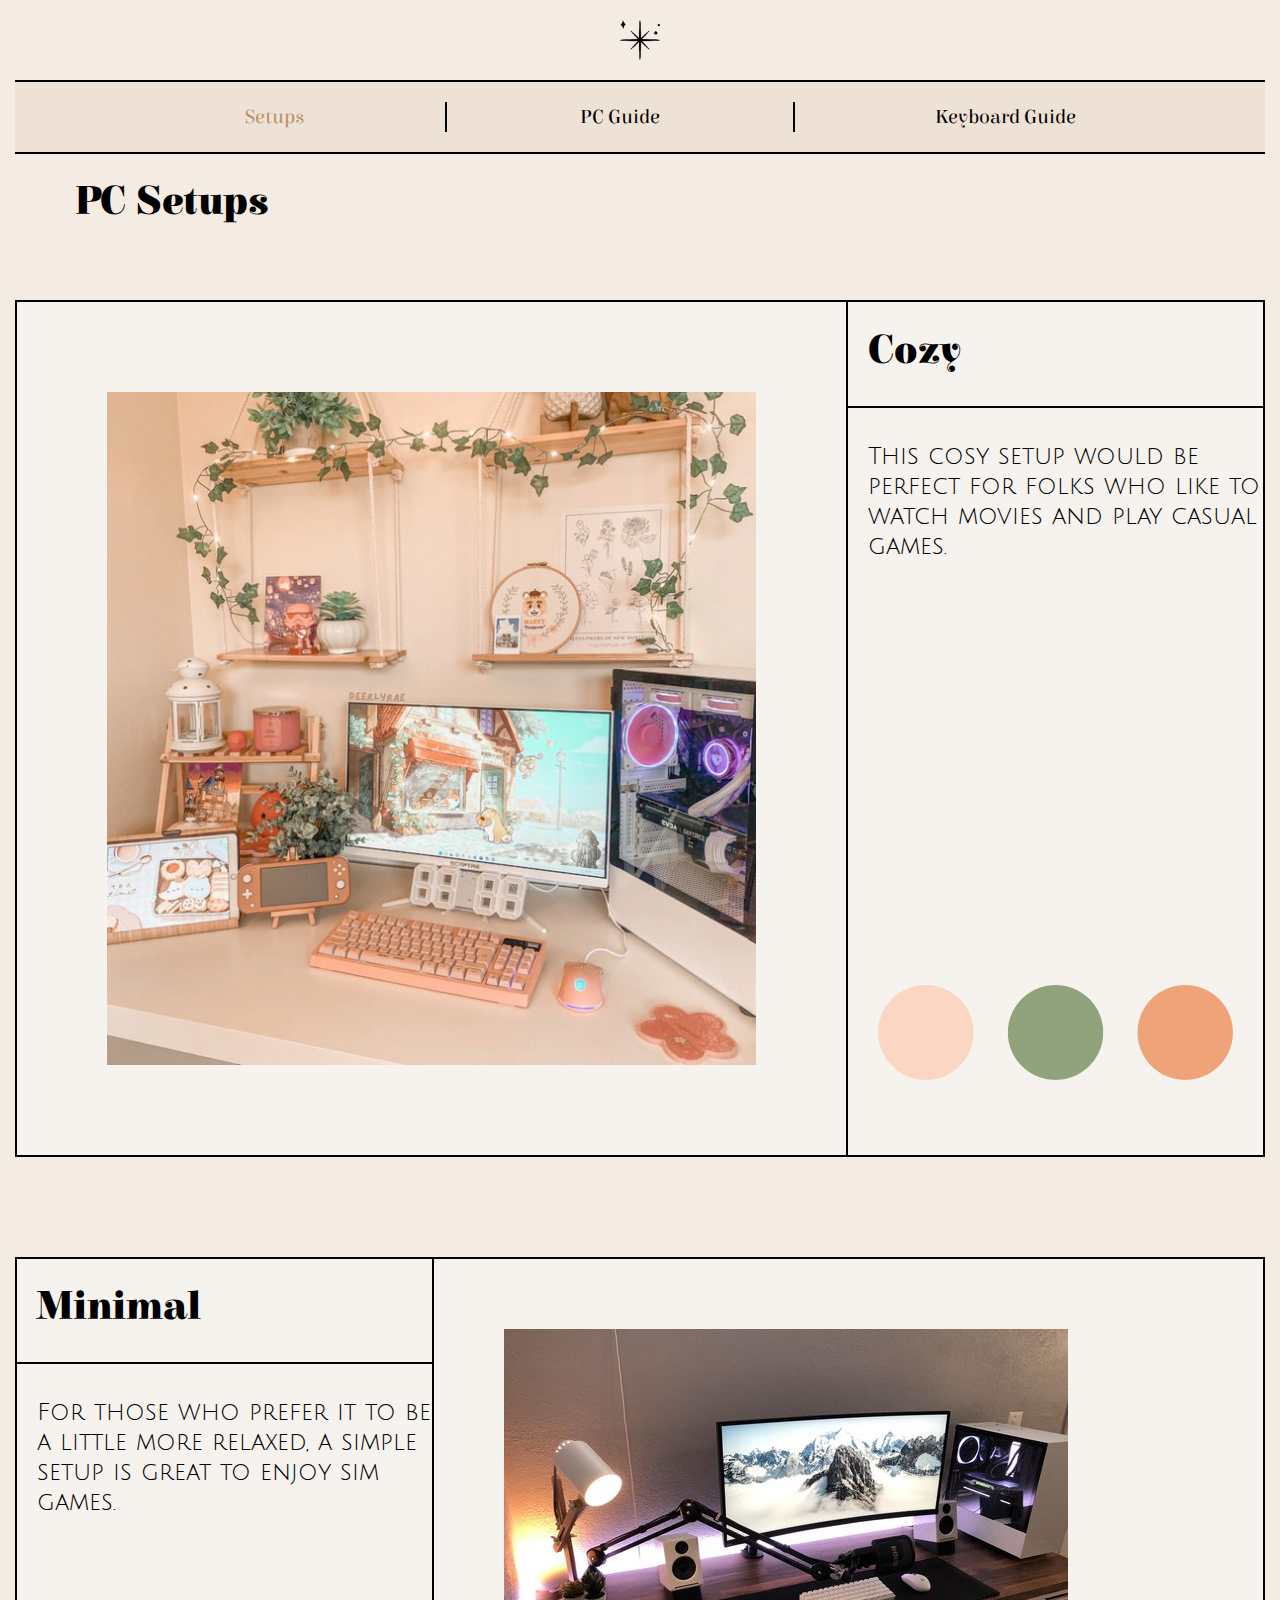
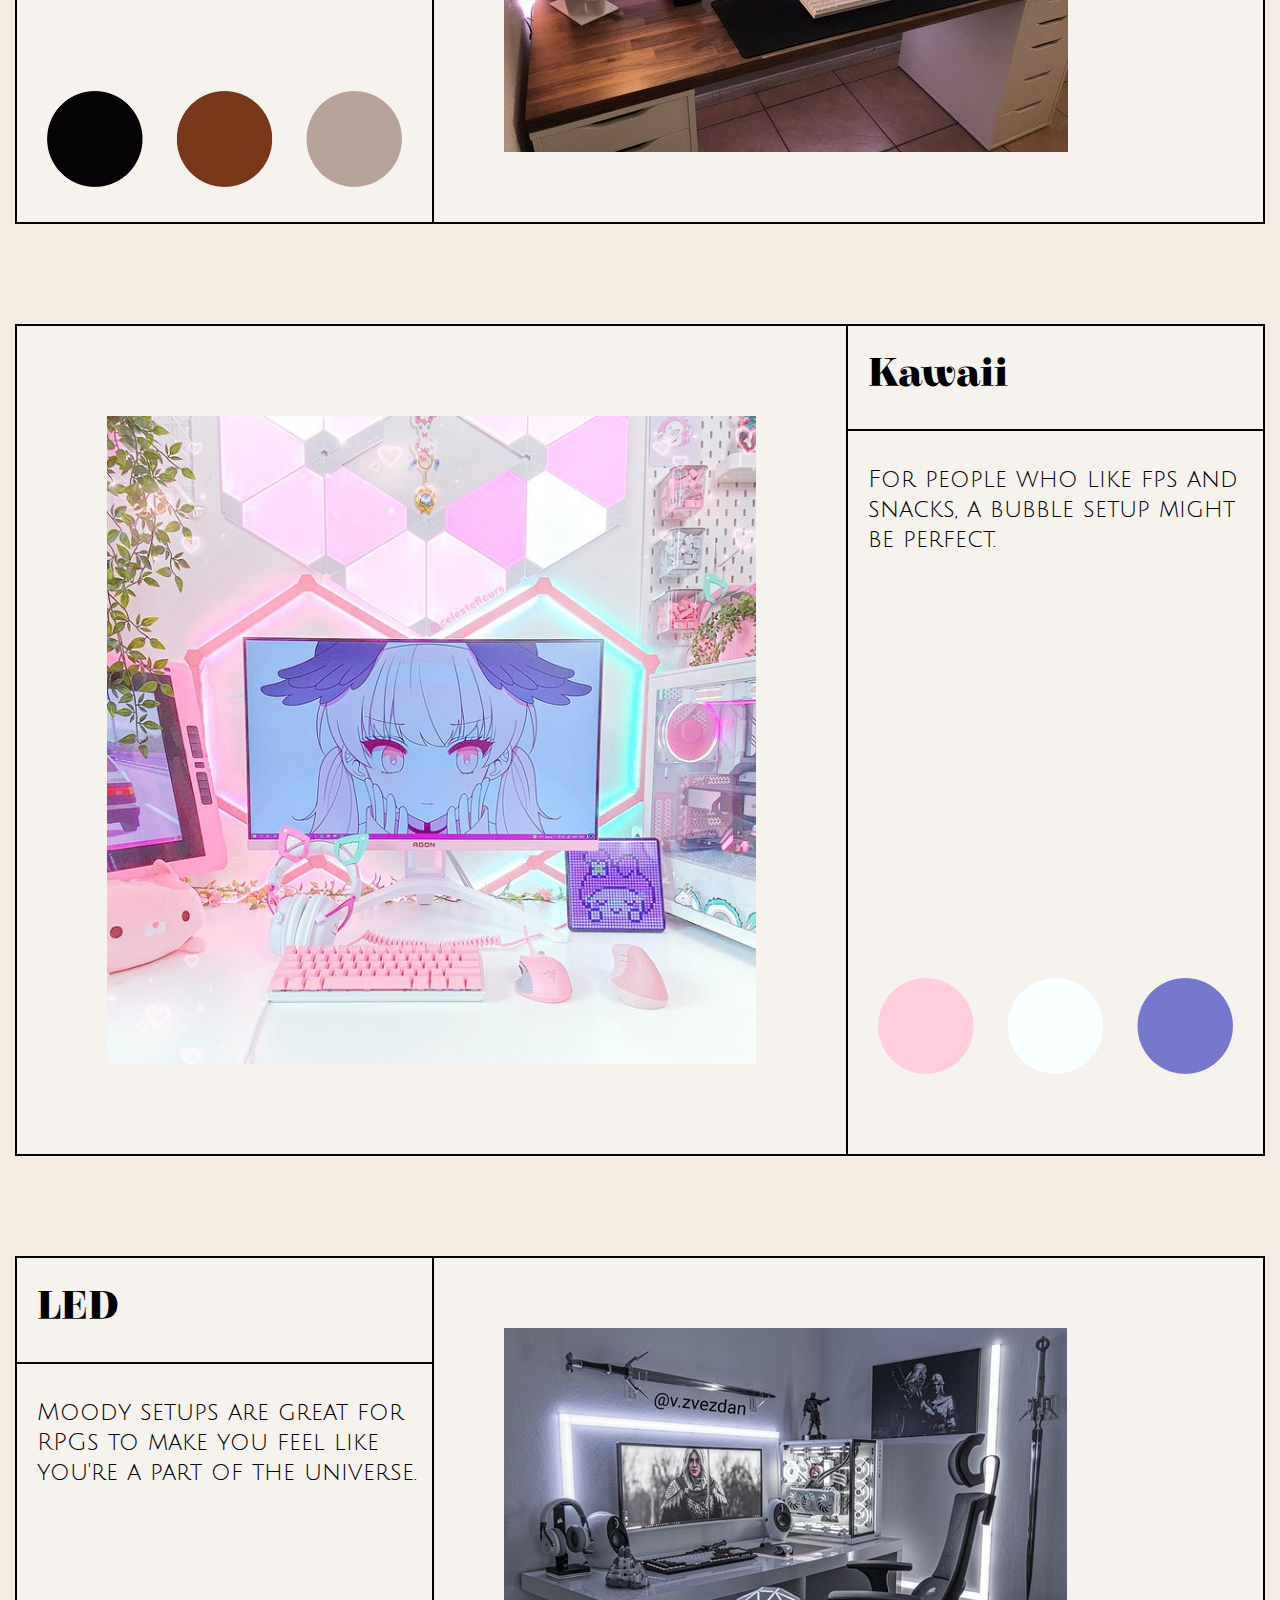
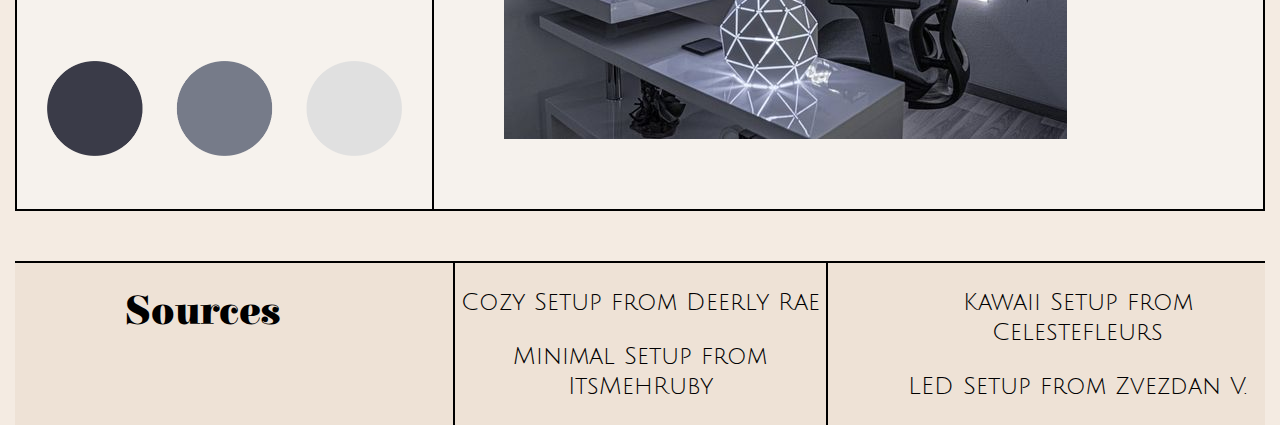
<file: PCSetups.html>
<!DOCTYPE html>
<html>

<head>
    <meta charset="utf-8">
    <title>Build a PC</title>
    <link rel="stylesheet" href="css/setups.css">
    <link rel="preconnect" href="https://fonts.googleapis.com">
    <link rel="preconnect" href="https://fonts.gstatic.com" crossorigin>
    <link href="https://fonts.googleapis.com/css2?family=Elsie&family=Julius+Sans+One&display=swap" rel="stylesheet">
    <link rel="icon" href="imgs/Sparkle1.png">
    <meta name="viewport" content="width=device-width, initial-scale=1.0, user-scalable=no">
</head>

<body>
    <header>

        <div>
        <div class="figure">
          <a href="index.html">
          <img class="Sirv image-main" src="imgs/Sparkle1.png">
          <img class="Sirv image-hover" src="imgs/Sparkle2.png">
          </a>
        </div>

        <div class="container wrapper">
            <nav class="primary-nav">
                <ul>
                  <li class="end-nav"><a2 href="PCSetups.html">Setups</a></li>
                  <li class="middle-nav"><a href="PCGuide.html">PC Guide</a></li>
                  <li class="end-nav"></liclass><a href="KeybaordGuide.html">Keyboard Guide</a></li>
              </ul>
            </nav>
        </div>
    </header>

    <section class="container content">
        <h2>PC Setups</h2>
    </section>

    <section class="feature">
        <div class="feature-grid container wrapper">
                <img class="box" src="imgs/Cozy.jpg" alt="">
                 <div >
                    <h2 class="title">Cozy</h2>
                    <p class="title-2">This cosy setup would be perfect for folks who like to watch movies and play casual games.
                    </p>
                        <img class="colours" src="imgs/Colours.png" alt="">
                </div>
            </div>
    </section>

    <section class="feature">
        <div class="feature-grid2 container wrapper">
                 <div >
                    <h2 class="title1">Minimal</h2>
                    <p class="title-3">For those who prefer it to be a little more relaxed, a simple setup is great to enjoy sim games.</p>
                        <img class="colours2" src="imgs/Colours3.png" alt="">
                </div>
                    <img class="box2" src="imgs/Minimual.jpg" alt="">
            </div>
    </section>

    <section class="feature">
        <div class="feature-grid container wrapper">
                <img class="box" src="imgs/Kawaii.jpg" alt="">
                 <div >
                    <h2 class="title">Kawaii</h2>
                    <p class="title-2">For people who like fps and snacks, a bubble setup might be perfect.</p>
                        <img class="colours" src="imgs/Colours2.png" alt="">
                </div>
            </div>
    </section>

    <section class="feature">
        <div class="feature-grid2 container wrapper">
                 <div >
                    <h2 class="title1">LED</h2>
                    <p class="title-3">Moody setups are great for RPGs to make you feel like you're a part of the universe.</p>
                        <img class="colours2" src="imgs/Colours4.png" alt="">
                </div>
                    <img class="box2" src="imgs/Black-White.jpg" alt="">
                    
            </div>
    </section>

    <footer>
        <div class="footer-grid container">
            <div>
                <h2>Sources</h2>
            </div>
            <div>
                <p><a href="https://twitter.com/deerlyrae/status/1522979721591627778">Cozy Setup from Deerly Rae</a>
               </p> 
               <p><a href="https://www.reddit.com/r/battlestations/comments/g90bfc/did_someone_say_clean_and_minimal/?utm_source=ifttt">Minimal Setup from ItsMehRuby</a>
                </p>
             </div>
            <div>
                <p><a href="https://twitter.com/celestefleurs/status/1534265939566415873">Kawaii Setup from Celestefleurs</a>
                </p>
                <p><a href="https://www.reddit.com/r/Corsair/comments/r609ab/my_final_version_3_just_for_corsair_this_is_one/?utm_medium=android_app&utm_source=share">LED Setup from Zvezdan V.</a>
                </p> 
        </div>
        </div>
    </footer>

</body>

</html>
</file>
<file: css/style.css>
* {
  box-sizing: border-box;
}

html,
body {
  min-height: 100vh;
  margin: 0;
  background-color: #f4ebe2;

  /* base font styles */

  color: rgb(0, 0, 0);
  font-size: 20px;
  line-height: 1.5em;
  font-family: "Elsie", cursive;
  font-family: "Julius Sans One", sans-serif;
}

/* header */

.logo {
  max-width: 200px;
  width: 80px;
  height: 80px;
  display: block;
  margin: auto;
  padding: 20px;
}

img {
  max-width: 100%;
}

header .container {
  border-top: 2px solid black;
  border-bottom: 2px solid black;
  background-color: #eee2d6;
}

.primary-nav ul {
  list-style-type: none;
  margin: 0;
  display: flex;
  column-gap: 50px;
  justify-content: center;
  font-size: 20px;
  font-family: "Elsie";
}

.middle-nav {
  width: 350px;
  text-align: center;
  border-left: 2px solid black;
  border-right: 2px solid black;
}

.end-nav {
  padding-left: 90px;
  padding-right: 90px;
}

.wrapper {
  padding: 80px 50px;
}

header .wrapper {
  padding: 20px 50px;
}

.container {
  max-width: 1250px;
  margin: auto;
}

header {
  background-color: #f4ebe2;
  width: 100%;
}

/* body */

.feature .container {
  background-color: #f6f2ed;
  width: 100%;
  max-width: 1180px;
  border-top: 2px solid black;
  border-bottom: 2px solid black;
  border-right: 2px solid black;
  border-left: 2px solid black;
  margin: auto;
  margin-top: 40px;
  margin-bottom: 40px;
  height: 830px;
  background-image: url("../imgs/Filler-1.png");
  background-position: center;
  background-repeat: no-repeat;
  display: flex;
}

.feature-grid {
  display: grid;
  grid-template-columns: 1fr 3fr 1fr;
  grid-gap: 5%;
  align-items: center;
  justify-content: center;
  text-align: center;
}

.guides .container {
  background-color: #f4ebe2;
  width: 100%;
  border-top: 2px solid black;
}

.guides-grid {
  display: grid;
  grid-template-columns: 1fr 1fr 1fr;
  grid-gap: 5%;
  text-align: center;
  align-items: end;
  padding-top: 0;
}

.guides-grid {
  grid-column: span 3;
  justify-self: center;
}

.img-text {
  display: grid;
  grid-template-columns: repeat(3, 1fr);
  grid-gap: 5%;
  align-items: center;
}

/* footer */

footer .container {
  background-color: #eee2d6;
  width: 100%;
  border-top: 2px solid black;
}

.footer-grid {
  display: grid;
  grid-template-columns: repeat(3, 1fr);
  grid-gap: 5%;
}

.footer-grid div:first-child {
  text-align: center;
}

.footer-grid div:nth-child(2) {
  text-align: center;
  border-left: 2px solid black;
  border-right: 2px solid black;
}

.footer-grid div:last-child {
  text-align: center;
}

/* COMPONENTS */

h2 {
  font-size: 40px;
  font-family: "Elsie";
}

p {
  font-size: 24px;
  font-family: "Julius Sans One";
}

a {
  color: #000000;
  text-decoration: none;
}

a:hover {
  color: #b79066;
}

.figure {
  position: relative;
  max-width: 200px;
  width: 80px;
  height: 80px;
  display: block;
  margin: auto;
  padding: 20px;
}

.figure img.image-hover {
  position: absolute;
  top: 0;
  right: 0;
  left: 0;
  bottom: 0;
  object-fit: contain;
  opacity: 0;
  transition: opacity 0.2s;
  max-width: 200px;
  width: 80px;
  height: 80px;
  display: block;
  margin: auto;
  padding: 20px;
}

@media screen and (max-width: 800px) {
  body {
    grid-template-columns: 1fr;
  }

  /* header */

  .primary-nav ul {
    list-style-type: none;
    margin: 0;
    display: flex;
    column-gap: 30px;
    justify-content: center;
    font-size: 20px;
    font-family: "Elsie";
  }

  .middle-nav {
    width: 350px;
    text-align: center;
    border-left: none;
    border-right: none;
  }

  .end-nav {
    text-align: center;
    padding-left: 0px;
    padding-right: 0px;
  }

  .container {
    max-width: 805px;
    margin: auto;
  }

  /* body */

  .howto {
    padding-top: 20px;
  }

  .main {
    background-image: url("../imgs/Pc-Comp.png");
    background-size: cover;
    background-position: center;
    min-height: 50vh;
    display: grid;
  }

  .content {
    padding-left: 0px;
    padding-top: 0px;
  }

  .tools {
    display: grid;
    grid-template-columns: 1fr;
    grid-gap: 0%;
    max-width: 1180px;
    padding-top: 0;
    padding-bottom: 20px;
  }

  .boxL {
    padding-left: 0px;
    padding-right: 20px;
    padding-top: 20px;
  }

  .boxL2 {
    padding-top: 20px;
    padding-left: 0px;
    padding-right: 20px;
    align-self: center;
    max-width: 150px;
  }

  .boxL3 {
    padding-left: 0px;
    padding-right: 20px;
    padding-top: 0px;
    max-width: 90px;
  }

  .boxL4 {
    padding-left: 0px;
    padding-right: 20px;
    padding-top: 20px;
    padding-bottom: 0px;
    max-width: 150px;
  }

  .boxR {
    padding-left: 0px;
    padding-top: 0px;
    padding-bottom: 20px;
    max-width: 150px;
  }

  .boxR2 {
    align-self: center;
    padding-top: 0px;
    padding-left: 0px;
    max-width: 150px;
  }

  .boxR3 {
    align-self: center;
    padding-top: 20px;
    padding-left: 0px;
    padding-right: 20px;
    padding-bottom: 20px;
    max-width: 150px;
  }

  .feature-grid {
    display: grid;
    grid-template-columns: 1fr;
    grid-gap: 0;
    margin-top: 0;
    justify-content: center;
  }

  .feature-grid2 {
    display: grid;
    grid-template-columns: 1fr;
    grid-gap: 0;
    margin-top: 0;
    justify-content: center;
  }

  /* footer */

  .footer-grid {
    display: grid;
    grid-template-columns: 1fr;
    grid-gap: 5%;
  }

  .footer-grid div:nth-child(2) {
    text-align: center;
    border-left: none;
    border-right: none;
  }
}
</file>
<file: css/keyboard.css>
* {
  box-sizing: border-box;
}

html,
body {
  min-height: 100vh;
  margin: 0;

  /* base font styles */
  background-color: #f4ebe2;
  color: rgb(0, 0, 0);
  font-size: 20px;
  line-height: 1.5em;
  font-family: "Elsie", cursive;
  font-family: "Julius Sans One", sans-serif;
}

/* header */

.logo {
  max-width: 200px;
  width: 80px;
  height: 80px;
  display: block;
  margin: auto;
  padding: 20px;
}

img {
  max-width: 100%;
}

header .container {
  border-top: 2px solid black;
  border-bottom: 2px solid black;
  background-color: #eee2d6;
}

.primary-nav ul {
  list-style-type: none;
  margin: 0;
  display: flex;
  column-gap: 50px;
  justify-content: center;
  font-size: 20px;
  font-family: "Elsie";
}

.middle-nav {
  width: 350px;
  text-align: center;
  border-left: 2px solid black;
  border-right: 2px solid black;
}

.end-nav {
  padding-left: 90px;
  padding-right: 90px;
}

.wrapper {
  padding-left: 50px;
  padding-right: 50px;
}

header .wrapper {
  padding: 20px 50px;
}

.container {
  max-width: 1250px;
  margin: auto;
}

header {
  background-color: #f4ebe2;
  width: 100%;
}

/* body */

.main {
  background-image: url("../imgs/Key-Comp.png");
  background-size: cover;
  background-position: center;
  min-height: 50vh;
  display: grid;
}

.howto {
  display: flex;
  grid-template-columns: 1fr 3fr 1fr;
  grid-gap: 5%;
  align-items: center;
  justify-content: right;
  text-align: center;
  padding-bottom: 220px;
}

.start {
  text-align: center;
  border-bottom: 2px solid black;
  max-width: 1180px;
}

.points {
  border-bottom: 2px solid black;
  padding-bottom: 20px;
}

.tools {
  display: grid;
  grid-template-columns: 1fr 1fr 1fr;
  grid-gap: 5%;
  max-width: 1180px;
  padding-top: 0;
  padding-bottom: 20px;
}

.boxL {
  padding-left: 20px;
  padding-right: 20px;
  padding-top: 160px;
}

.boxL2 {
  padding-left: 40px;
  padding-right: 20px;
  align-self: center;
  max-width: 450px;
}

.boxL22 {
  padding-left: 80px;
  padding-right: 20px;
  padding-top: 50px;
  padding-bottom: 20px;
  align-self: center;
  max-width: 300px;
}

.boxL3 {
  padding-left: 100px;
  padding-right: 20px;
  padding-top: 100px;
  max-width: 300px;
}

.boxL4 {
  padding-left: 50px;
  padding-right: 20px;
  padding-top: 20px;
  padding-bottom: 20px;
  max-width: 290px;
}

.boxR {
  padding-left: 90px;
  padding-top: 50px;
  padding-bottom: 30px;
  max-width: 250px;
}

.boxR2 {
  align-self: center;
  padding-top: 60px;
  padding-left: 50px;
  max-width: 230px;
}

.boxR3 {
  align-self: center;
  padding-top: 140px;
  padding-left: 50px;
  padding-bottom: 30px;
  max-width: 270px;
}

.title-border {
  padding-left: 50px;
  border-top: 2px solid black;
}

.title-border2 {
  padding-left: 50px;
  border-bottom: 2px solid black;
}

.space {
  padding: 20px;
}

.feature {
  background-color: #f6f2ed;
  width: 100%;
  max-width: 1180px;
  padding: 0;
  border-top: 2px solid black;
  border-right: 2px solid black;
  border-left: 2px solid black;
  margin: auto;
  margin-bottom: 0;
}

.feature-grid {
  display: grid;
  grid-template-columns: 1fr 2fr;
  grid-gap: 0;
  margin-top: 0;
  justify-content: center;
}

.feature-grid2 {
  display: grid;
  grid-template-columns: 2fr 1fr;
  grid-gap: 0;
  margin-top: 0;
  justify-content: center;
}

.bottom {
  text-align: center;
  border-bottom: 2px solid black;
}

/* footer */

footer .container {
  background-color: #eee2d6;
  width: 100%;
  border-top: 2px solid black;
}

.footer-grid {
  display: grid;
  grid-template-columns: repeat(3, 1fr);
  grid-gap: 5%;
}

.footer-grid div:first-child {
  text-align: center;
}

.footer-grid div:nth-child(2) {
  text-align: center;
  border-left: 2px solid black;
  border-right: 2px solid black;
}

.footer-grid div:last-child {
  text-align: center;
}

/* COMPONENTS */

h2 {
  font-size: 40px;
  font-family: "Elsie";
}

p {
  font-size: 24px;
  font-family: "Julius Sans One";
}

a {
  color: #000000;
  text-decoration: none;
}

a2 {
  color: #b79066;
}

a:hover {
  color: #b79066;
}

.figure {
  position: relative;
  max-width: 200px;
  width: 80px;
  height: 80px;
  display: block;
  margin: auto;
  padding: 20px;
}
.figure img.image-hover {
  position: absolute;
  top: 0;
  right: 0;
  left: 0;
  bottom: 0;
  object-fit: contain;
  opacity: 0;
  transition: opacity 0.2s;
  max-width: 200px;
  width: 80px;
  height: 80px;
  display: block;
  margin: auto;
  padding: 20px;
}
.figure:hover img.image-hover {
  opacity: 1;
}

@media screen and (max-width: 800px) {
  body {
    grid-template-columns: 1fr;
  }

  /* header */

  .primary-nav ul {
    list-style-type: none;
    margin: 0;
    display: flex;
    column-gap: 30px;
    justify-content: center;
    font-size: 20px;
    font-family: "Elsie";
  }

  .middle-nav {
    width: 350px;
    text-align: center;
    border-left: none;
    border-right: none;
  }

  .end-nav {
    text-align: center;
    padding-left: 0px;
    padding-right: 0px;
  }

  .container {
    max-width: 805px;
    margin: auto;
  }

  /* body */

  .howto {
    padding-top: 90px;
    justify-content: center;
  }

  .main {
    background-image: url("../imgs/Pc-Comp.png");
    background-size: cover;
    background-position: center;
    min-height: 50vh;
    display: grid;
  }

  .content {
    padding-left: 0px;
    padding-top: 0px;
  }

  .tools {
    display: grid;
    grid-template-columns: 1fr;
    grid-gap: 0%;
    max-width: 1180px;
    padding-top: 0;
    padding-bottom: 20px;
  }

  .boxL {
    padding-left: 0px;
    padding-right: 20px;
    padding-top: 20px;
  }

  .boxL2 {
    padding-top: 0px;
    padding-left: 0px;
    padding-right: 0px;
    padding-bottom: 20px;
    align-self: center;
    max-width: 250px;
  }

  .boxL22 {
    padding-left: 0px;
    padding-right: 0px;
    padding-top: 0px;
    padding-bottom: 20px;
    align-self: center;
    max-width: 100px;
  }

  .boxL3 {
    padding-left: 0px;
    padding-right: 0px;
    padding-top: 0px;
    padding-bottom: 20px;
    max-width: 90px;
  }

  .boxL4 {
    padding-left: 0px;
    padding-right: 20px;
    padding-top: 20px;
    padding-bottom: 0px;
    max-width: 150px;
  }

  .boxR {
    padding-left: 0px;
    padding-top: 20px;
    padding-bottom: 0px;
    max-width: 100px;
  }

  .boxR2 {
    align-self: center;
    padding-top: 20px;
    padding-left: 0px;
    max-width: 100px;
  }

  .boxR3 {
    align-self: center;
    padding-top: 20px;
    padding-left: 0px;
    padding-right: 0px;
    padding-bottom: 0px;
    max-width: 150px;
  }

  .feature-grid {
    display: grid;
    grid-template-columns: 1fr;
    grid-gap: 0;
    margin-top: 0;
    justify-content: center;
  }

  .feature-grid2 {
    display: grid;
    grid-template-columns: 1fr;
    grid-gap: 0;
    margin-top: 0;
    justify-content: center;
  }

  /* footer */

  .footer-grid {
    display: grid;
    grid-template-columns: 1fr;
    grid-gap: 5%;
  }

  .footer-grid div:nth-child(2) {
    text-align: center;
    border-left: none;
    border-right: none;
  }
}
</file>
<file: css/pc.css>
* {
  box-sizing: border-box;
}

html,
body {
  min-height: 100vh;
  margin: 0;

  /* base font styles */
  background-color: #f4ebe2;
  color: rgb(0, 0, 0);
  font-size: 20px;
  line-height: 1.5em;
  font-family: "Elsie", cursive;
  font-family: "Julius Sans One", sans-serif;
}

/* header */

.logo {
  max-width: 200px;
  width: 80px;
  height: 80px;
  display: block;
  margin: auto;
  padding: 20px;
}

img {
  max-width: 100%;
}

header .container {
  border-top: 2px solid black;
  border-bottom: 2px solid black;
  background-color: #eee2d6;
}

.primary-nav ul {
  list-style-type: none;
  margin: 0;
  display: flex;
  column-gap: 50px;
  justify-content: center;
  font-size: 20px;
  font-family: "Elsie";
}

.middle-nav {
  width: 350px;
  text-align: center;
  border-left: 2px solid black;
  border-right: 2px solid black;
}

.end-nav {
  padding-left: 90px;
  padding-right: 90px;
}

.wrapper {
  padding-left: 50px;
  padding-right: 50px;
}

header .wrapper {
  padding: 20px 50px;
}

.container {
  max-width: 1250px;
  margin: auto;
}

header {
  background-color: #f4ebe2;
  width: 100%;
}

/* body */

.main {
  background-image: url("../imgs/Pc-Comp.png");
  background-size: cover;
  background-position: center;
  min-height: 50vh;
  display: flex;
}

.howto {
  display: flex;
  grid-template-columns: 1fr 3fr 1fr;
  grid-gap: 5%;
  align-items: center;
  justify-content: center;
  text-align: center;
}

.content {
  padding-left: 60px;
  padding-top: 30px;
}

.start {
  text-align: center;
  border-bottom: 2px solid black;
  max-width: 1180px;
}

.points {
  border-bottom: 2px solid black;
  padding-bottom: 20px;
}

.tools {
  display: grid;
  grid-template-columns: 1fr 1fr 1fr;
  grid-gap: 5%;
  max-width: 1180px;
  padding-top: 0;
  padding-bottom: 20px;
}

.boxL {
  padding-left: 20px;
  padding-right: 20px;
  padding-top: 110px;
}

.boxL2 {
  padding-left: 20px;
  padding-right: 20px;
  align-self: center;
  max-width: 300px;
}

.boxL3 {
  padding-left: 100px;
  padding-right: 20px;
  padding-top: 20px;
  max-width: 230px;
}

.boxL4 {
  padding-left: 50px;
  padding-right: 20px;
  padding-top: 20px;
  padding-bottom: 20px;
  max-width: 290px;
}

.boxR {
  padding-left: 150px;
  padding-top: 50px;
  padding-bottom: 30px;
  max-width: 600px;
}

.boxR2 {
  align-self: center;
  padding-top: 200px;
  padding-left: 50px;
  max-width: 300px;
}

.boxR3 {
  align-self: center;
  padding-top: 30px;
  padding-left: 50px;
  padding-bottom: 30px;
  max-width: 300px;
}

.title-border {
  padding-left: 50px;
  border-top: 2px solid black;
}

.title-border2 {
  padding-left: 50px;
  border-bottom: 2px solid black;
}

.space {
  padding: 20px;
}

.feature {
  background-color: #f6f2ed;
  width: 100%;
  max-width: 1180px;
  padding: 0;
  border-top: 2px solid black;
  border-right: 2px solid black;
  border-left: 2px solid black;
  margin: auto;
  margin-bottom: 0;
}

.feature-grid {
  display: grid;
  grid-template-columns: 1fr 2fr;
  grid-gap: 0;
  margin-top: 0;
  justify-content: center;
}

.feature-grid2 {
  display: grid;
  grid-template-columns: 2fr 1fr;
  grid-gap: 0;
  margin-top: 0;
  justify-content: center;
}

.bottom {
  text-align: center;
  border-bottom: 2px solid black;
}

/* footer */

footer .container {
  background-color: #eee2d6;
  width: 100%;
  border-top: 2px solid black;
}

.footer-grid {
  display: grid;
  grid-template-columns: repeat(3, 1fr);
  grid-gap: 5%;
}

.footer-grid div:first-child {
  text-align: center;
}

.footer-grid div:nth-child(2) {
  text-align: center;
  border-left: 2px solid black;
  border-right: 2px solid black;
}

.footer-grid div:last-child {
  text-align: center;
}

/* COMPONENTS */

h2 {
  font-size: 40px;
  font-family: "Elsie";
}

p {
  font-size: 24px;
  font-family: "Julius Sans One";
}

a {
  color: #000000;
  text-decoration: none;
}

a2 {
  color: #b79066;
}

a:hover {
  color: #b79066;
}

.figure {
  position: relative;
  max-width: 200px;
  width: 80px;
  height: 80px;
  display: block;
  margin: auto;
  padding: 20px;
}
.figure img.image-hover {
  position: absolute;
  top: 0;
  right: 0;
  left: 0;
  bottom: 0;
  object-fit: contain;
  opacity: 0;
  transition: opacity 0.2s;
  max-width: 200px;
  width: 80px;
  height: 80px;
  display: block;
  margin: auto;
  padding: 20px;
}
.figure:hover img.image-hover {
  opacity: 1;
}

@media screen and (max-width: 800px) {
  body {
    grid-template-columns: 1fr;
  }

  /* header */

  .primary-nav ul {
    list-style-type: none;
    margin: 0;
    display: flex;
    column-gap: 30px;
    justify-content: center;
    font-size: 20px;
    font-family: "Elsie";
  }

  .middle-nav {
    width: 350px;
    text-align: center;
    border-left: none;
    border-right: none;
  }

  .end-nav {
    text-align: center;
    padding-left: 0px;
    padding-right: 0px;
  }

  .container {
    max-width: 805px;
    margin: auto;
  }

  /* body */

  .howto {
    padding-top: 20px;
  }

  .main {
    background-image: url("../imgs/Pc-Comp.png");
    background-size: cover;
    background-position: center;
    min-height: 50vh;
    display: grid;
  }

  .content {
    padding-left: 0px;
    padding-top: 0px;
  }

  .tools {
    display: grid;
    grid-template-columns: 1fr;
    grid-gap: 0%;
    max-width: 1180px;
    padding-top: 0;
    padding-bottom: 20px;
  }

  .boxL {
    padding-left: 0px;
    padding-right: 20px;
    padding-top: 20px;
  }

  .boxL2 {
    padding-top: 20px;
    padding-left: 0px;
    padding-right: 20px;
    align-self: center;
    max-width: 150px;
  }

  .boxL3 {
    padding-left: 0px;
    padding-right: 20px;
    padding-top: 0px;
    max-width: 90px;
  }

  .boxL4 {
    padding-left: 0px;
    padding-right: 20px;
    padding-top: 20px;
    padding-bottom: 0px;
    max-width: 150px;
  }

  .boxR {
    padding-left: 0px;
    padding-top: 0px;
    padding-bottom: 20px;
    max-width: 150px;
  }

  .boxR2 {
    align-self: center;
    padding-top: 0px;
    padding-left: 0px;
    max-width: 150px;
  }

  .boxR3 {
    align-self: center;
    padding-top: 20px;
    padding-left: 0px;
    padding-right: 20px;
    padding-bottom: 20px;
    max-width: 150px;
  }

  .feature-grid {
    display: grid;
    grid-template-columns: 1fr;
    grid-gap: 0;
    margin-top: 0;
    justify-content: center;
  }

  .feature-grid2 {
    display: grid;
    grid-template-columns: 1fr;
    grid-gap: 0;
    margin-top: 0;
    justify-content: center;
  }

  /* footer */

  .footer-grid {
    display: grid;
    grid-template-columns: 1fr;
    grid-gap: 5%;
  }

  .footer-grid div:nth-child(2) {
    text-align: center;
    border-left: none;
    border-right: none;
  }
}
</file>
<file: css/setups.css>
* {
  box-sizing: border-box;
}

html,
body {
  min-height: 100vh;
  margin: 0;

  /* base font styles */
  background-color: #f4ebe2;
  color: rgb(0, 0, 0);
  font-size: 20px;
  line-height: 1.5em;
  font-family: "Elsie", cursive;
  font-family: "Julius Sans One", sans-serif;
}

/* header */

.logo {
  max-width: 200px;
  width: 80px;
  height: 80px;
  display: block;
  margin: auto;
  padding: 20px;
}

img {
  max-width: 100%;
}

header .container {
  border-top: 2px solid black;
  border-bottom: 2px solid black;
  background-color: #eee2d6;
}

.primary-nav ul {
  list-style-type: none;
  margin: 0;
  display: flex;
  column-gap: 50px;
  justify-content: center;
  font-size: 20px;
  font-family: "Elsie";
}

.middle-nav {
  width: 350px;
  text-align: center;
  border-left: 2px solid black;
  border-right: 2px solid black;
}

.end-nav {
  padding-left: 90px;
  padding-right: 90px;
}

.wrapper {
  padding: 80px 50px;
}

header .wrapper {
  padding: 20px 50px;
}

.container {
  max-width: 1250px;
  margin: auto;
}

header {
  background-color: #f4ebe2;
  width: 100%;
}

/* body */

.content {
  padding-left: 60px;
}

.title {
  padding-bottom: 40px;
  padding-left: 20px;
  border-bottom: 2px solid black;
}

.title-2 {
  padding-left: 20px;
}

.box {
  border-right: 2px solid black;
  padding: 90px;
}

.title1 {
  padding-bottom: 40px;
  padding-left: 20px;
  border-bottom: 2px solid black;
}

.title-3 {
  padding-left: 20px;
}

.box2 {
  border-left: 2px solid black;
  padding: 70px;
}

.feature {
  padding-bottom: 10px;
  padding-top: 10px;
}

.feature .container {
  background-color: #f6f2ed;
  width: 100%;
  /* max-width: 1180px; */
  padding: 0;
  border-top: 2px solid black;
  border-bottom: 2px solid black;
  border-right: 2px solid black;
  border-left: 2px solid black;
  margin: auto;
  margin-top: 40px;
  margin-bottom: 40px;
}

.feature-grid {
  display: grid;
  grid-template-columns: 2fr 1fr;
  grid-gap: 0;
  margin-top: 0;
  justify-content: center;
}

.feature-grid2 {
  display: grid;
  grid-template-columns: 1fr 2fr;
  grid-gap: 0;
  margin-top: 0;
  justify-content: center;
}

/* footer */

footer .container {
  background-color: #eee2d6;
  width: 100%;
  border-top: 2px solid black;
}

.footer-grid {
  display: grid;
  grid-template-columns: repeat(3, 1fr);
  grid-gap: 5%;
}

.footer-grid div:first-child {
  text-align: center;
}

.footer-grid div:nth-child(2) {
  text-align: center;
  border-left: 2px solid black;
  border-right: 2px solid black;
}

.footer-grid div:last-child {
  text-align: center;
}

.colours {
  display: flex;
  padding: 30px;
  padding-top: 400px;
}

.colours2 {
  display: flex;
  padding: 30px;
  padding-top: 150px;
}

/* COMPONENTS */

h2 {
  font-size: 40px;
  font-family: "Elsie";
}

p {
  font-size: 24px;
  font-family: "Julius Sans One";
}

a {
  color: #000000;
  text-decoration: none;
}

a2 {
  color: #b79066;
}

a:hover {
  color: #b79066;
}

.figure {
  position: relative;
  max-width: 200px;
  width: 80px;
  height: 80px;
  display: block;
  margin: auto;
  padding: 20px;
}
.figure img.image-hover {
  position: absolute;
  top: 0;
  right: 0;
  left: 0;
  bottom: 0;
  object-fit: contain;
  opacity: 0;
  transition: opacity 0.2s;
  max-width: 200px;
  width: 80px;
  height: 80px;
  display: block;
  margin: auto;
  padding: 20px;
}
.figure:hover img.image-hover {
  opacity: 1;
}

@media screen and (max-width: 800px) {
  body {
    grid-template-columns: 1fr;
  }

  /* header */

  .primary-nav ul {
    list-style-type: none;
    margin: 0;
    display: flex;
    column-gap: 30px;
    justify-content: center;
    font-size: 20px;
    font-family: "Elsie";
  }

  .middle-nav {
    width: 350px;
    text-align: center;
    border-left: none;
    border-right: none;
  }

  .end-nav {
    text-align: center;
    padding-left: 0px;
    padding-right: 0px;
  }

  .container {
    max-width: 805px;
    margin: auto;
  }

  /* body */

  .box {
    border-right: none;
    padding: 30px;
  }

  .box2 {
    border-left: none;
    padding: 30px;
  }

  .feature-grid {
    display: grid;
    grid-template-columns: 1fr;
    grid-gap: 0;
    margin-top: 0;
    justify-content: center;
  }

  .feature-grid2 {
    display: grid;
    grid-template-columns: 1fr;
    grid-gap: 0;
    margin-top: 0;
    justify-content: center;
  }

  /* footer */

  .footer-grid {
    display: grid;
    grid-template-columns: 1fr;
    grid-gap: 5%;
  }

  .footer-grid div:nth-child(2) {
    text-align: center;
    border-left: none;
    border-right: none;
  }
}

@media screen and (max-width: 1161px) {
  body {
    grid-template-columns: 1fr;
  }

  /* header */

  .primary-nav ul {
    list-style-type: none;
    margin: 0;
    display: flex;
    column-gap: 30px;
    justify-content: center;
    font-size: 20px;
    font-family: "Elsie";
  }

  .middle-nav {
    width: 350px;
    text-align: center;
    border-left: none;
    border-right: none;
  }

  .end-nav {
    text-align: center;
    padding-left: 0px;
    padding-right: 0px;
  }

  .container {
    max-width: 805px;
    margin: auto;
  }

  /* body */

  .colours {
    display: flex;
    padding: 90px;
    padding-top: 40px;
    padding-bottom: 20px;
  }

  .colours2 {
    display: flex;
    padding: 90px;
    padding-top: 40px;
    padding-bottom: 20px;
  }

  .feature-grid {
    display: grid;
    grid-template-columns: 1fr;
    grid-gap: 0;
    margin-top: 0;
    justify-content: center;
  }

  .feature-grid2 {
    display: grid;
    grid-template-columns: 1fr;
    grid-gap: 0;
    margin-top: 0;
    justify-content: center;
  }

  /* footer */

  .footer-grid {
    display: grid;
    grid-template-columns: 1fr;
    grid-gap: 5%;
  }

  .footer-grid div:nth-child(2) {
    text-align: center;
    border-left: none;
    border-right: none;
  }
}
</file>
